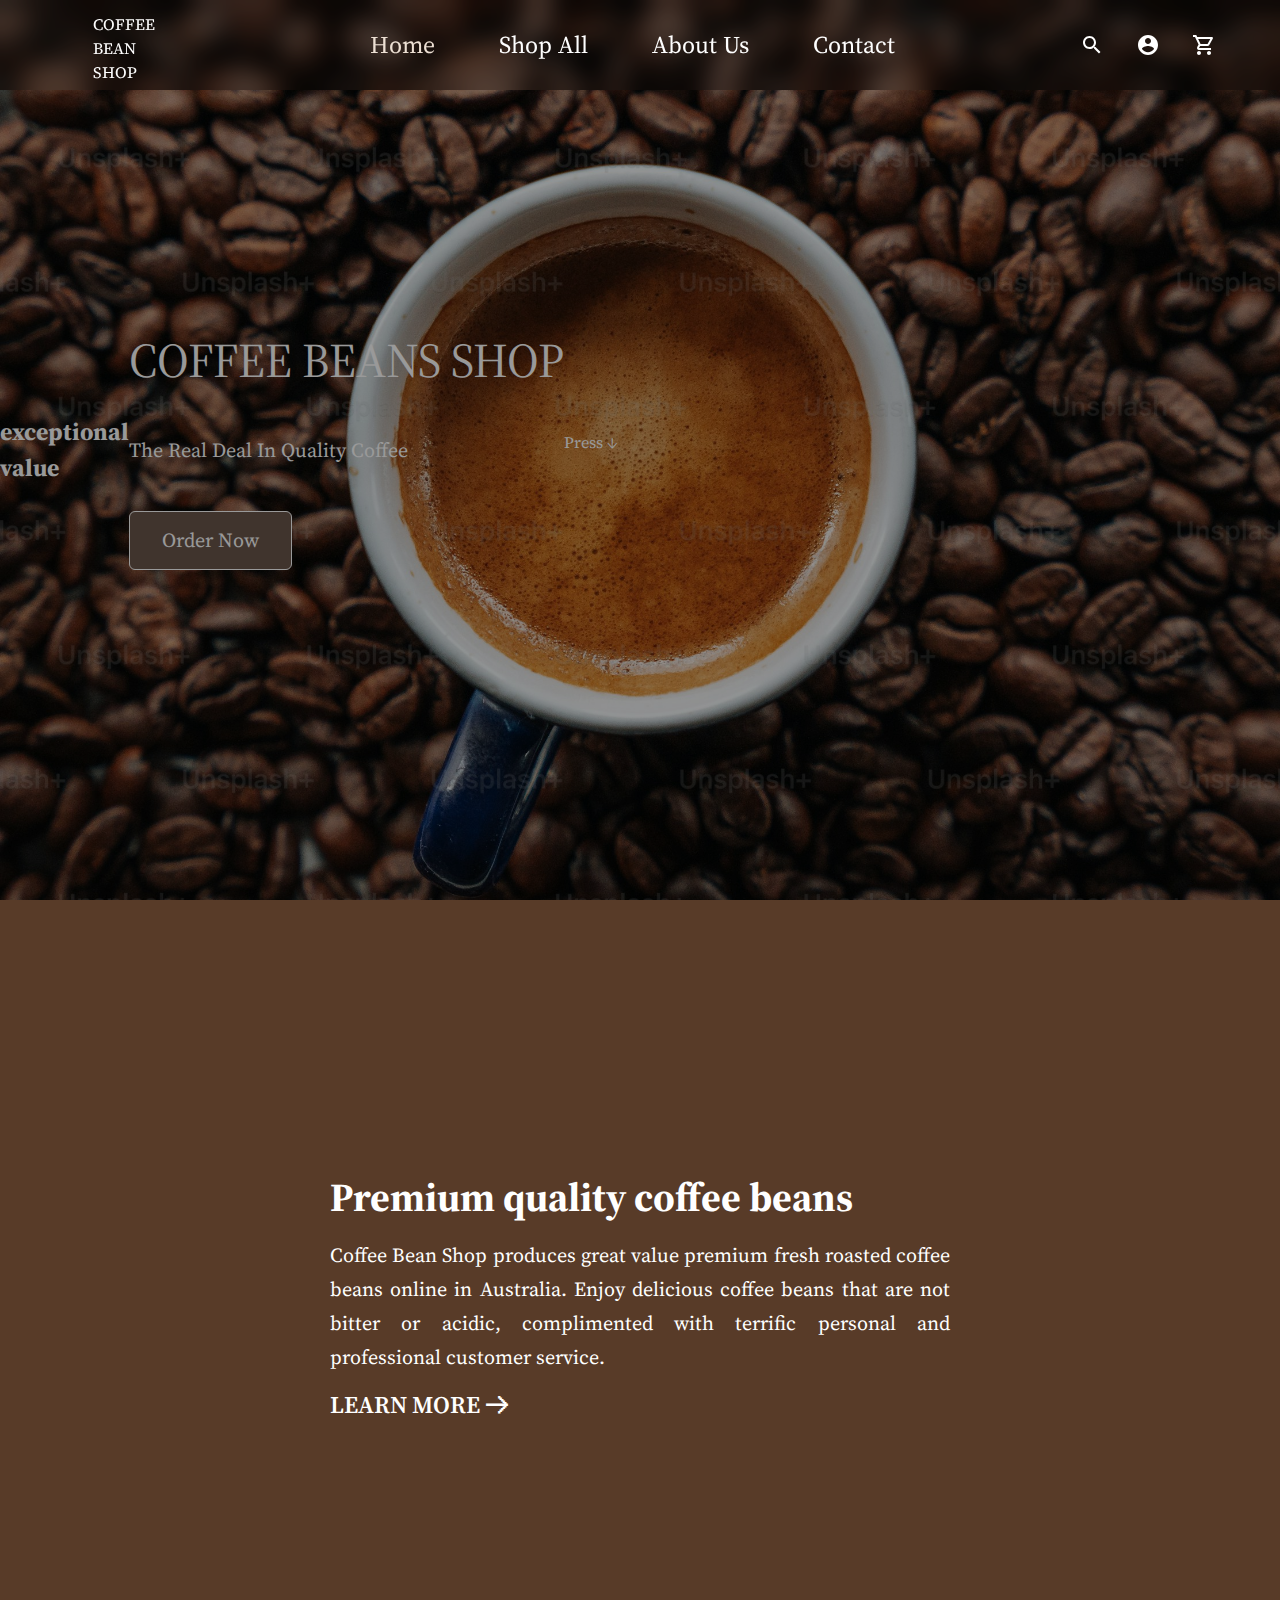
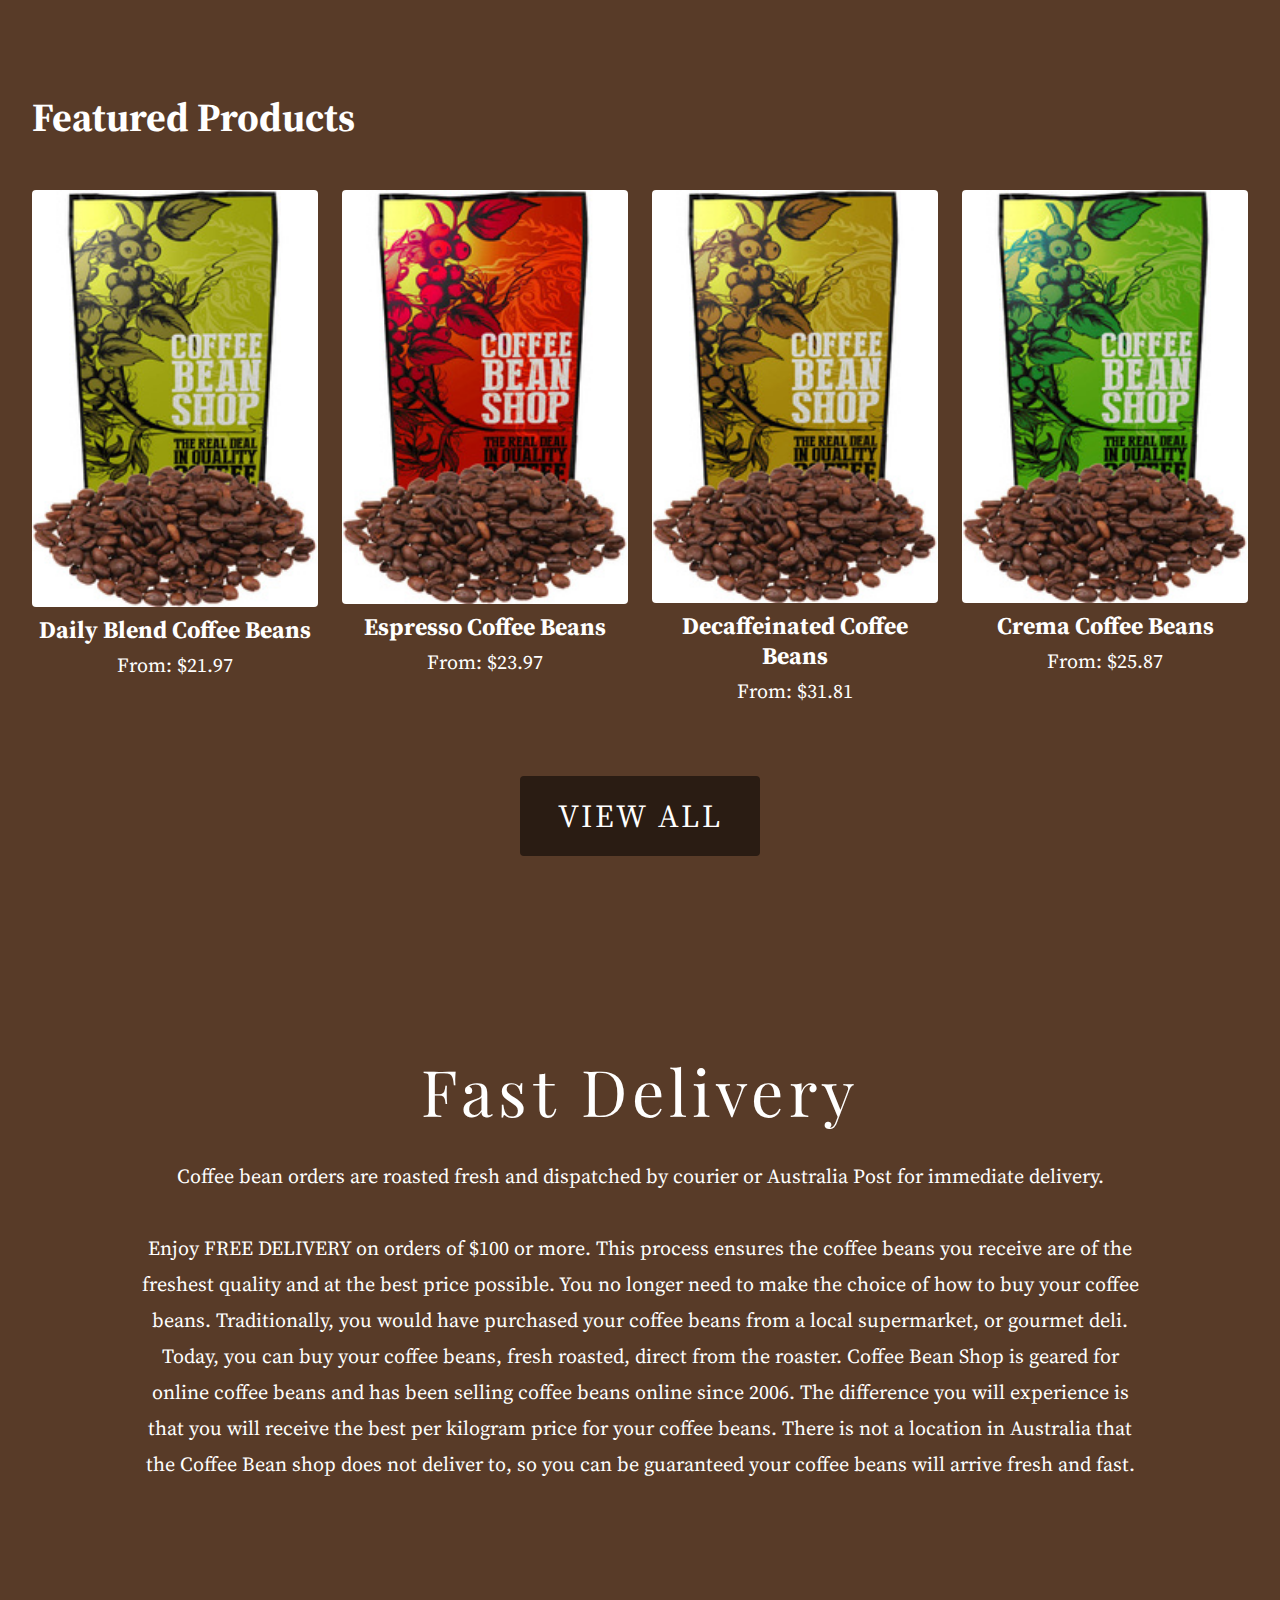
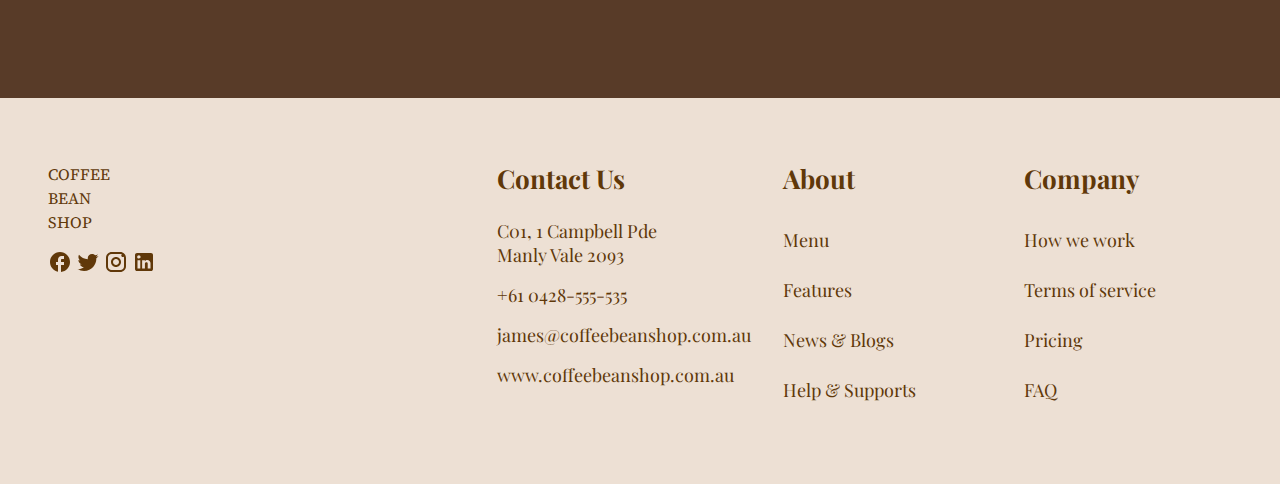
<file: index.html>
<!DOCTYPE html>
<html lang="en">

<head>
    <meta charset="UTF-8">
    <meta name="viewport" content="width=device-width, initial-scale=1.0">
    <link rel="stylesheet" href="styles.css">
    <link rel="preconnect" href="https://fonts.googleapis.com">
    <link rel="preconnect" href="https://fonts.gstatic.com" crossorigin>
    <link
        href="https://fonts.googleapis.com/css2?family=Kanit:wght@300&family=Peddana&family=Playfair+Display:wght@400;700&family=Source+Serif+Pro:wght@400;600;700&display=swap"
        rel="stylesheet">
    <title>Coffee Bean Shop</title>
</head>

<body>
    <header>
        <div class="header-container">
            <div class="logo">
                <div class="logo-text">
                    <div class="logo-coffee">COFFEE</div>
                    <div class="logo-bean">BEAN</div>
                    <div class="logo-shop">SHOP</div>
                </div>
            </div>
            <nav>
                <ul class="nav-menu">
                    <li><a href="index.html" class="active">Home</a></li>
                    <li><a href="shop.html">Shop All</a></li>
                    <li><a href="#">About Us</a></li>
                    <li><a href="#">Contact</a></li>
                </ul>
            </nav>
            <div class="nav-icons">
                <a href="#" class="nav-icon"><svg width="24" height="24" viewBox="0 0 24 24" fill="none"
                        xmlns="http://www.w3.org/2000/svg">
                        <path
                            d="M15.5 14H14.71L14.43 13.73C15.41 12.59 16 11.11 16 9.5C16 5.91 13.09 3 9.5 3C5.91 3 3 5.91 3 9.5C3 13.09 5.91 16 9.5 16C11.11 16 12.59 15.41 13.73 14.43L14 14.71V15.5L19 20.49L20.49 19L15.5 14ZM9.5 14C7.01 14 5 11.99 5 9.5C5 7.01 7.01 5 9.5 5C11.99 5 14 7.01 14 9.5C14 11.99 11.99 14 9.5 14Z"
                            fill="white" />
                    </svg></a>
                <a href="#" class="nav-icon"><svg width="24" height="24" viewBox="0 0 24 24" fill="none"
                        xmlns="http://www.w3.org/2000/svg">
                        <path
                            d="M12 2C6.48 2 2 6.48 2 12C2 17.52 6.48 22 12 22C17.52 22 22 17.52 22 12C22 6.48 17.52 2 12 2ZM12 5C13.66 5 15 6.34 15 8C15 9.66 13.66 11 12 11C10.34 11 9 9.66 9 8C9 6.34 10.34 5 12 5ZM12 19.2C9.5 19.2 7.29 17.92 6 15.98C6.03 13.99 10 12.9 12 12.9C13.99 12.9 17.97 13.99 18 15.98C16.71 17.92 14.5 19.2 12 19.2Z"
                            fill="white" />
                    </svg></a>
                <a href="#" class="nav-icon"><svg width="24" height="24" viewBox="0 0 24 24" fill="none"
                        xmlns="http://www.w3.org/2000/svg">
                        <path
                            d="M15.55 13C16.3 13 16.96 12.59 17.3 11.97L20.88 5.48C21.25 4.82 20.77 4 20.01 4H5.21L4.27 2H1V4H3L6.6 11.59L5.25 14.03C4.52 15.37 5.48 17 7 17H19V15H7L8.1 13H15.55ZM6.16 6H18.31L15.55 11H8.53L6.16 6ZM7 18C5.9 18 5.01 18.9 5.01 20C5.01 21.1 5.9 22 7 22C8.1 22 9 21.1 9 20C9 18.9 8.1 18 7 18ZM17 18C15.9 18 15.01 18.9 15.01 20C15.01 21.1 15.9 22 17 22C18.1 22 19 21.1 19 20C19 18.9 18.1 18 17 18Z"
                            fill="white" />
                    </svg></a>
            </div>
        </div>
    </header>

    <main>
        <!-- Hero Section -->
        <section class="hero-section">
            <img src="public/images/hero.jpg" alt="Coffee beans background" class="hero-image">
            <div class="hero-overlay"></div>
            <h2 class="exceptional-value">exceptional<br>value</h2>
            <div class="hero-content">
                <h1 class="hero-heading">Coffee Beans Shop</h1>
                <p class="hero-subheading">The real deal in quality coffee</p>
                <a href="shop.html" class="btn btn-primary">Order Now</a>
            </div>
            <p class="scroll-indicator">Press ↓</p>
        </section>

        <!-- Info Section -->
        <section class="info-section">
            <div class="info-content">
                <h2 class="info-title">Premium quality coffee beans</h2>
                <p class="info-text">Coffee Bean Shop produces great value premium fresh roasted coffee beans online in
                    Australia. Enjoy delicious coffee beans that are not bitter or acidic, complimented with terrific
                    personal and professional customer service.</p>
                <a href="#" class="info-link">Learn More 🡢</a>
            </div>
        </section>

        <!-- Featured Products Section -->
        <section class="featured-section">
            <div class="container">
                <h2 class="section-title">Featured Products</h2>
                <div class="products-grid">
                    <div class="product-card">
                        <a href="product.html" class="product-link">
                            <img src="public/images/daily-blend.jpg" alt="Daily Blend coffee beans"
                                class="product-image">
                            <h3 class="product-title">Daily Blend coffee beans</h3>
                            <p class="product-price">From: $21.97</p>
                        </a>
                    </div>
                    <div class="product-card">
                        <a href="product.html" class="product-link">
                            <img src="public/images/espresso.jpg" alt="Espresso coffee beans" class="product-image">
                            <h3 class="product-title">Espresso coffee beans</h3>
                            <p class="product-price">From: $23.97</p>
                        </a>
                    </div>
                    <div class="product-card">
                        <a href="product.html" class="product-link">
                            <img src="public/images/decaf.jpg" alt="Decaffeinated coffee beans" class="product-image">
                            <h3 class="product-title">Decaffeinated coffee beans</h3>
                            <p class="product-price">From: $31.81</p>
                        </a>
                    </div>
                    <div class="product-card">
                        <a href="product.html" class="product-link">
                            <img src="public/images/crema.jpg" alt="Crema coffee beans" class="product-image">
                            <h3 class="product-title">Crema coffee beans</h3>
                            <p class="product-price">From: $25.87</p>
                        </a>
                    </div>
                </div>
                <a href="shop.html" class="view-all-btn">View All</a>
            </div>
        </section>

        <!-- Delivery Info Section -->
        <section class="delivery-section">
            <div class="container">
                <h2 class="delivery-title">Fast delivery</h2>
                <p class="delivery-text">
                    Coffee bean orders are roasted fresh and dispatched by courier or Australia Post for immediate
                    delivery.
                    <br><br>
                    Enjoy FREE DELIVERY on orders of $100 or more. This process ensures the coffee beans you receive are
                    of the freshest quality and at the best price possible.
                    You no longer need to make the choice of how to buy your coffee beans. Traditionally, you would have
                    purchased your coffee beans from a local supermarket, or gourmet deli. Today, you can buy your
                    coffee beans, fresh roasted, direct from the roaster. Coffee Bean Shop is geared for online coffee
                    beans and has been selling coffee beans online since 2006. The difference you will experience is
                    that you will receive the best per kilogram price for your coffee beans. There is not a location in
                    Australia that the Coffee Bean shop does not deliver to, so you can be guaranteed your coffee beans
                    will arrive fresh and fast.
                </p>
            </div>
        </section>
    </main>

    <footer>
        <div class="footer-container">
            <div class="footer-logo">
                <div class="footer-logo-box">
                    <div class="footer-logo-text">
                        <div class="logo-coffee">COFFEE</div>
                        <div class="logo-bean">BEAN</div>
                        <div class="logo-shop">SHOP</div>
                    </div>
                </div>
                <div class="footer-social">
                    <a href="#" class="social-icon"><svg width="24" height="24" viewBox="0 0 24 24" fill="none"
                            xmlns="http://www.w3.org/2000/svg">
                            <path
                                d="M22 12C22 6.48 17.52 2 12 2C6.48 2 2 6.48 2 12C2 16.84 5.44 20.87 10 21.8V15H8V12H10V9.5C10 7.57 11.57 6 13.5 6H16V9H14C13.45 9 13 9.45 13 10V12H16V15H13V21.95C18.05 21.45 22 17.19 22 12Z"
                                fill="#603809" />
                        </svg></a>
                    <a href="#" class="social-icon"><svg width="24" height="24" viewBox="0 0 24 24" fill="none"
                            xmlns="http://www.w3.org/2000/svg">
                            <path
                                d="M22.46 6C21.69 6.35 20.86 6.58 20 6.69C20.88 6.16 21.56 5.32 21.88 4.31C21.05 4.81 20.13 5.16 19.16 5.36C18.37 4.5 17.26 4 16 4C13.65 4 11.73 5.92 11.73 8.29C11.73 8.63 11.77 8.96 11.84 9.27C8.28 9.09 5.11 7.38 3 4.79C2.63 5.42 2.42 6.16 2.42 6.94C2.42 8.43 3.17 9.75 4.33 10.5C3.62 10.5 2.96 10.3 2.38 10V10.03C2.38 12.11 3.86 13.85 5.82 14.24C5.46 14.34 5.08 14.39 4.69 14.39C4.42 14.39 4.15 14.36 3.89 14.31C4.43 16 6 17.26 7.89 17.29C6.43 18.45 4.58 19.13 2.56 19.13C2.22 19.13 1.88 19.11 1.54 19.07C3.44 20.29 5.7 21 8.12 21C16 21 20.33 14.46 20.33 8.79C20.33 8.6 20.33 8.42 20.32 8.23C21.16 7.63 21.88 6.87 22.46 6Z"
                                fill="#603809" />
                        </svg></a>
                    <a href="#" class="social-icon"><svg width="24" height="24" viewBox="0 0 24 24" fill="none"
                            xmlns="http://www.w3.org/2000/svg">
                            <path
                                d="M7.8 2H16.2C19.4 2 22 4.6 22 7.8V16.2C22 19.4 19.4 22 16.2 22H7.8C4.6 22 2 19.4 2 16.2V7.8C2 4.6 4.6 2 7.8 2ZM7.6 4C5.61 4 4 5.61 4 7.6V16.4C4 18.39 5.61 20 7.6 20H16.4C18.39 20 20 18.39 20 16.4V7.6C20 5.61 18.39 4 16.4 4H7.6ZM17.25 5.5C17.25 4.67 17.92 4 18.75 4C19.58 4 20.25 4.67 20.25 5.5C20.25 6.33 19.58 7 18.75 7C17.92 7 17.25 6.33 17.25 5.5ZM12 7C14.76 7 17 9.24 17 12C17 14.76 14.76 17 12 17C9.24 17 7 14.76 7 12C7 9.24 9.24 7 12 7ZM12 9C10.35 9 9 10.35 9 12C9 13.65 10.35 15 12 15C13.65 15 15 13.65 15 12C15 10.35 13.65 9 12 9Z"
                                fill="#603809" />
                        </svg></a>
                    <a href="#" class="social-icon"><svg width="24" height="24" viewBox="0 0 24 24" fill="none"
                            xmlns="http://www.w3.org/2000/svg">
                            <path
                                d="M19 3C19.5304 3 20.0391 3.21071 20.4142 3.58579C20.7893 3.96086 21 4.46957 21 5V19C21 19.5304 20.7893 20.0391 20.4142 20.4142C20.0391 20.7893 19.5304 21 19 21H5C4.46957 21 3.96086 20.7893 3.58579 20.4142C3.21071 20.0391 3 19.5304 3 19V5C3 4.46957 3.21071 3.96086 3.58579 3.58579C3.96086 3.21071 4.46957 3 5 3H19ZM18.5 18.5V13.2C18.5 12.3354 18.1565 11.5062 17.5452 10.8948C16.9338 10.2835 16.1046 9.94 15.24 9.94C14.39 9.94 13.4 10.46 12.92 11.24V10.13H10.13V18.5H12.92V13.57C12.92 12.8 13.54 12.17 14.31 12.17C14.6813 12.17 15.0374 12.3175 15.2999 12.5801C15.5625 12.8426 15.71 13.1987 15.71 13.57V18.5H18.5ZM6.88 8.56C7.32556 8.56 7.75288 8.383 8.06794 8.06794C8.383 7.75288 8.56 7.32556 8.56 6.88C8.56 5.95 7.81 5.19 6.88 5.19C6.43178 5.19 6.00193 5.36805 5.68499 5.68499C5.36805 6.00193 5.19 6.43178 5.19 6.88C5.19 7.81 5.95 8.56 6.88 8.56ZM8.27 18.5V10.13H5.5V18.5H8.27Z"
                                fill="#603809" />
                        </svg></a>
                </div>
            </div>
            <div class="footer-contact">
                <h3 class="footer-heading">Contact Us</h3>
                <div class="footer-contact-info">
                    <p>C01, 1 Campbell Pde<br>Manly Vale 2093</p>
                    <p>+61 0428-555-535</p>
                    <p>james@coffeebeanshop.com.au</p>
                    <p>www.coffeebeanshop.com.au</p>
                </div>
            </div>
            <div class="footer-about">
                <h3 class="footer-heading">About</h3>
                <ul class="footer-links">
                    <li><a href="#">Menu</a></li>
                    <li><a href="#">Features</a></li>
                    <li><a href="#">News & Blogs</a></li>
                    <li><a href="#">Help & Supports</a></li>
                </ul>
            </div>
            <div class="footer-company">
                <h3 class="footer-heading">Company</h3>
                <ul class="footer-links">
                    <li><a href="#">How we work</a></li>
                    <li><a href="#">Terms of service</a></li>
                    <li><a href="#">Pricing</a></li>
                    <li><a href="#">FAQ</a></li>
                </ul>
            </div>
        </div>
    </footer>
    <script src="app.js"></script>
</body>

</html>
</file>
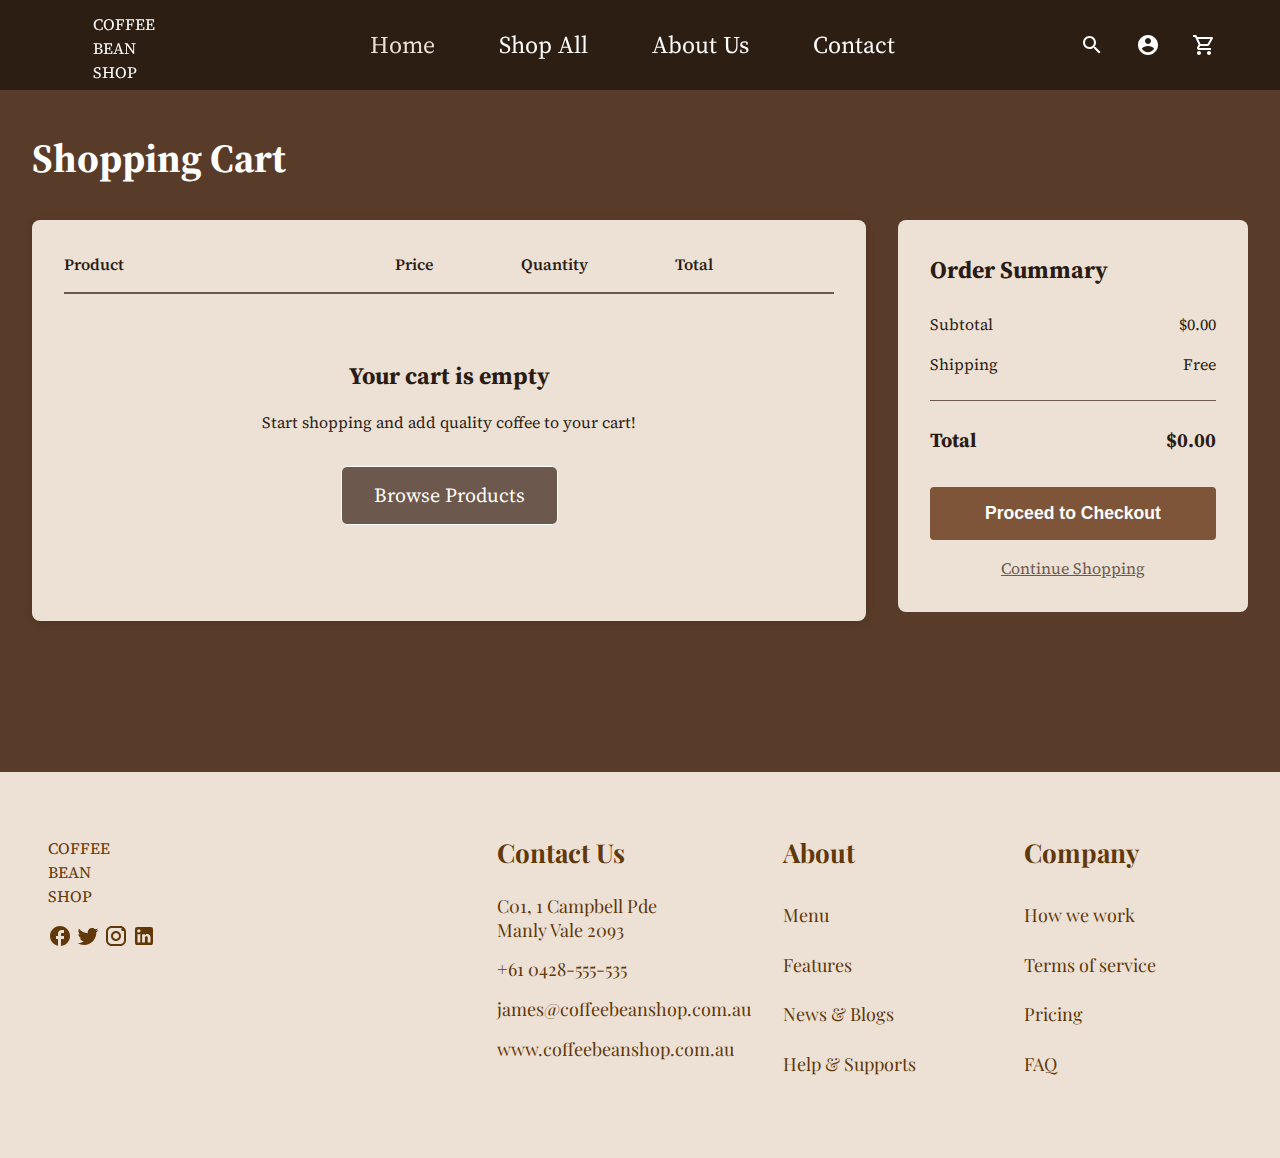
<file: cart.html>
<!DOCTYPE html>
<html lang="en">

<head>
    <meta charset="UTF-8">
    <meta name="viewport" content="width=device-width, initial-scale=1.0">
    <link rel="stylesheet" href="styles.css">
    <link rel="preconnect" href="https://fonts.googleapis.com">
    <link rel="preconnect" href="https://fonts.gstatic.com" crossorigin>
    <link
        href="https://fonts.googleapis.com/css2?family=Kanit:wght@300&family=Peddana&family=Playfair+Display:wght@400;700&family=Source+Serif+Pro:wght@400;600;700&display=swap"
        rel="stylesheet">
    <title>Shopping Cart - Coffee Bean Shop</title>
</head>

<body>
    <header>
        <div id="nav-placeholder"></div>
        <div id="search-component-placeholder"></div>
    </header>

    <main>
        <div class="cart-container">
            <h1 class="cart-title">Shopping Cart</h1>

            <div class="cart-content">
                <div class="cart-items-section">
                    <div class="cart-header">
                        <div class="cart-header-item">Product</div>
                        <div class="cart-header-price">Price</div>
                        <div class="cart-header-quantity">Quantity</div>
                        <div class="cart-header-total">Total</div>
                        <div class="cart-header-remove"></div>
                    </div>

                    <div id="cart-items" class="cart-items">
                        <!-- Cart items will be dynamically inserted here -->
                    </div>

                    <div id="empty-cart" class="empty-cart" style="display: none;">
                        <h3>Your cart is empty</h3>
                        <p>Start shopping and add quality coffee to your cart!</p>
                        <a href="shop.html" class="btn btn-primary">Browse Products</a>
                    </div>
                </div>

                <div class="cart-summary">
                    <h2 class="summary-title">Order Summary</h2>

                    <div class="summary-item">
                        <span>Subtotal</span>
                        <span id="subtotal">$0.00</span>
                    </div>

                    <div class="summary-item">
                        <span>Shipping</span>
                        <span id="shipping">Free</span>
                    </div>

                    <div class="summary-divider"></div>

                    <div class="summary-total">
                        <span>Total</span>
                        <span id="total">$0.00</span>
                    </div>

                    <button class="checkout-btn" id="checkout-btn">Proceed to Checkout</button>

                    <a href="shop.html" class="continue-shopping">Continue Shopping</a>
                </div>
            </div>
        </div>
    </main>

    <div id="footer-placeholder"></div>
    <script src="app.js"></script>
</body>

</html>
</file>
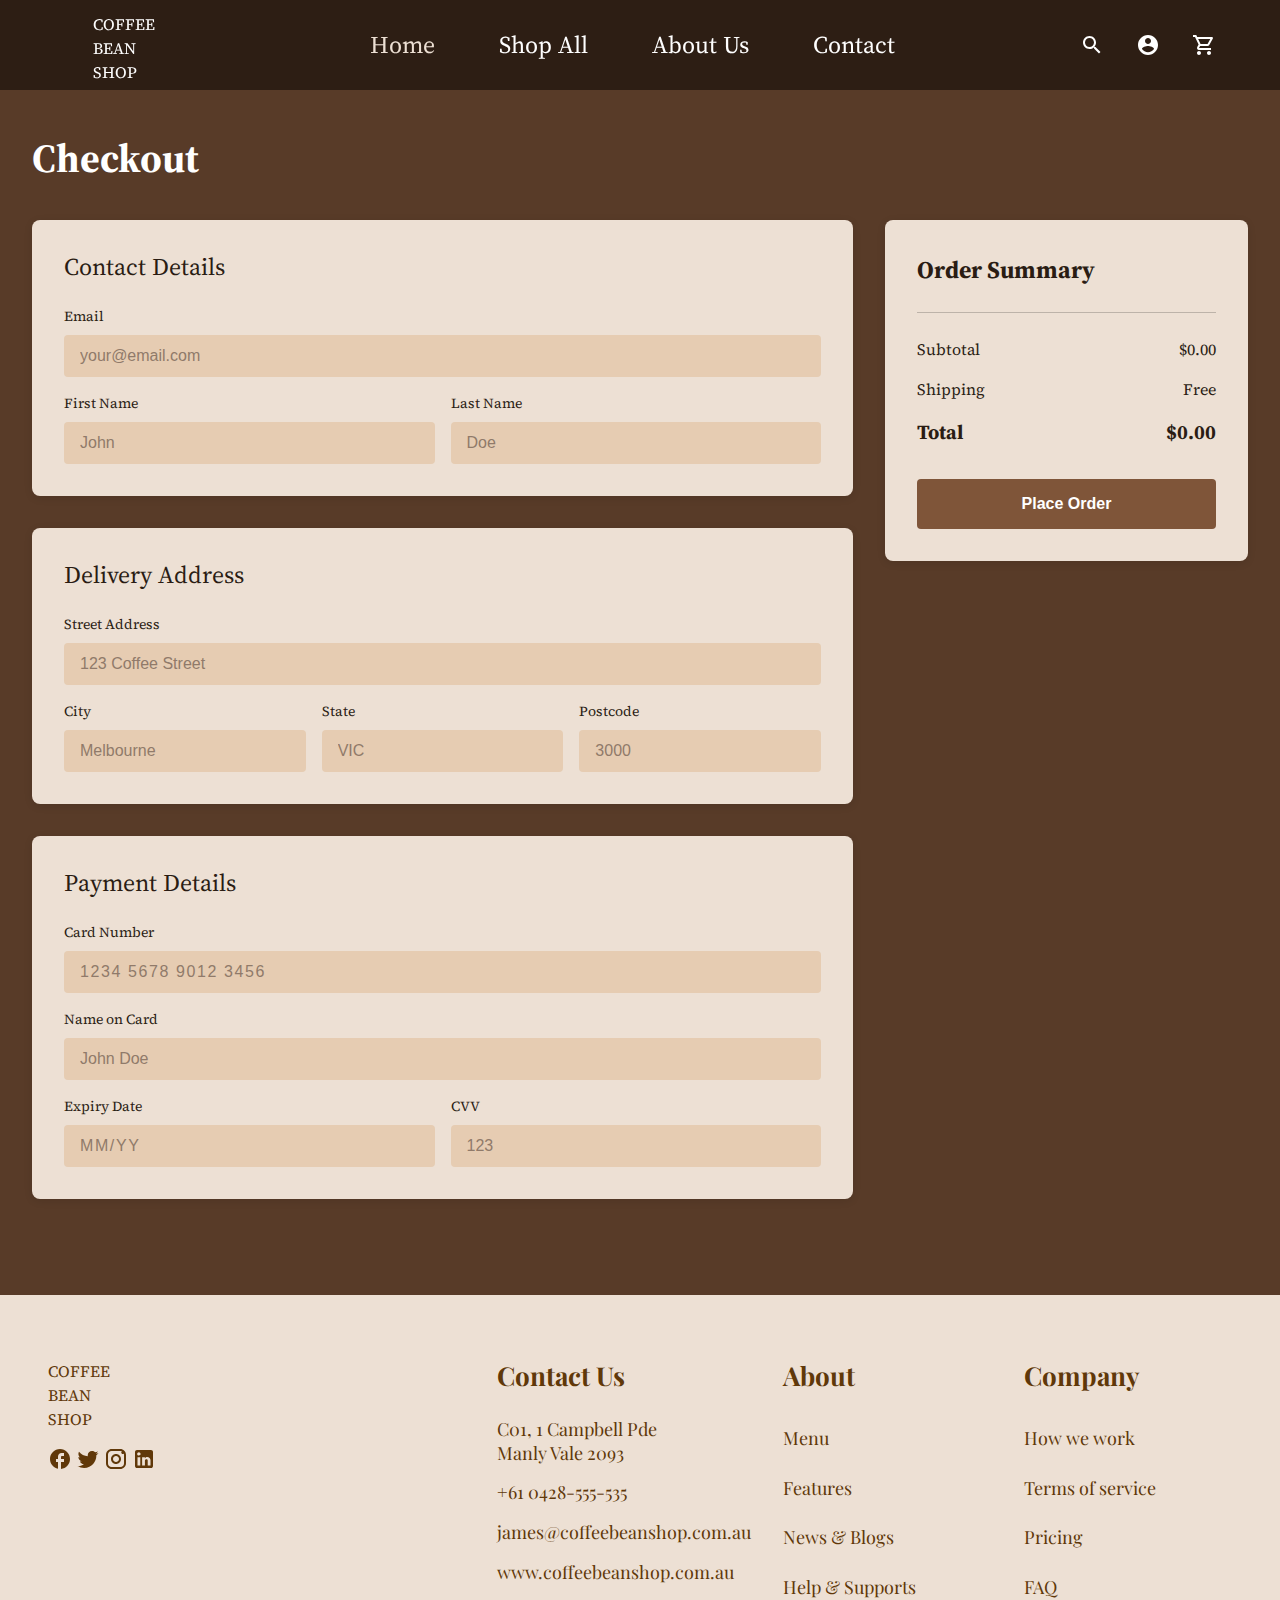
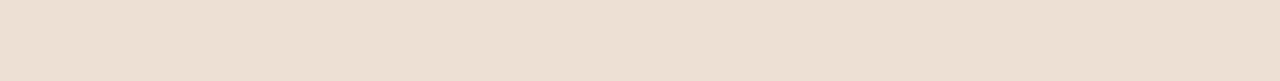
<file: checkout.html>
<!DOCTYPE html>
<html lang="en">

<head>
    <meta charset="UTF-8">
    <meta name="viewport" content="width=device-width, initial-scale=1.0">
    <link rel="stylesheet" href="styles.css">
    <link rel="preconnect" href="https://fonts.googleapis.com">
    <link rel="preconnect" href="https://fonts.gstatic.com" crossorigin>
    <link
        href="https://fonts.googleapis.com/css2?family=Kanit:wght@300&family=Peddana&family=Playfair+Display:wght@400;700&family=Source+Serif+Pro:wght@400;600;700&display=swap"
        rel="stylesheet">
    <title>Checkout - Coffee Bean Shop</title>
</head>

<body>
    <header>
        <div id="nav-placeholder"></div>
        <div id="search-component-placeholder"></div>
    </header>

    <main>
        <div class="checkout-container">
            <h1 class="checkout-title">Checkout</h1>

            <div class="checkout-content">
                <div class="checkout-forms">
                    <!-- Contact Details Section -->
                    <div class="checkout-section">
                        <h2 class="section-title">Contact Details</h2>
                        <form id="contact-form" class="checkout-form">
                            <div class="form-group">
                                <label for="email">Email</label>
                                <input type="email" id="email" name="email" placeholder="your@email.com" required>
                            </div>
                            <div class="form-row">
                                <div class="form-group">
                                    <label for="firstName">First Name</label>
                                    <input type="text" id="firstName" name="firstName" placeholder="John" required>
                                </div>
                                <div class="form-group">
                                    <label for="lastName">Last Name</label>
                                    <input type="text" id="lastName" name="lastName" placeholder="Doe" required>
                                </div>
                            </div>
                        </form>
                    </div>

                    <!-- Delivery Address Section -->
                    <div class="checkout-section">
                        <h2 class="section-title">Delivery Address</h2>
                        <form id="address-form" class="checkout-form">
                            <div class="form-group">
                                <label for="streetAddress">Street Address</label>
                                <input type="text" id="streetAddress" name="streetAddress"
                                    placeholder="123 Coffee Street" required>
                            </div>
                            <div class="form-row three-cols">
                                <div class="form-group">
                                    <label for="city">City</label>
                                    <input type="text" id="city" name="city" placeholder="Melbourne" required>
                                </div>
                                <div class="form-group">
                                    <label for="state">State</label>
                                    <input type="text" id="state" name="state" placeholder="VIC" required>
                                </div>
                                <div class="form-group">
                                    <label for="postcode">Postcode</label>
                                    <input type="text" id="postcode" name="postcode" placeholder="3000" required>
                                </div>
                            </div>
                        </form>
                    </div>

                    <!-- Payment Details Section -->
                    <div class="checkout-section">
                        <h2 class="section-title">Payment Details</h2>
                        <form id="payment-form" class="checkout-form">
                            <div class="form-group">
                                <label for="cardNumber">Card Number</label>
                                <input type="text" id="cardNumber" name="cardNumber" placeholder="1234 5678 9012 3456"
                                    maxlength="19" required>
                            </div>
                            <div class="form-group">
                                <label for="nameOnCard">Name on Card</label>
                                <input type="text" id="nameOnCard" name="nameOnCard" placeholder="John Doe" required>
                            </div>
                            <div class="form-row">
                                <div class="form-group">
                                    <label for="expiryDate">Expiry Date</label>
                                    <input type="text" id="expiryDate" name="expiryDate" placeholder="MM/YY"
                                        maxlength="5" required>
                                </div>
                                <div class="form-group">
                                    <label for="cvv">CVV</label>
                                    <input type="text" id="cvv" name="cvv" placeholder="123" maxlength="3" required>
                                </div>
                            </div>
                        </form>
                    </div>
                </div>

                <!-- Order Summary Section -->
                <div class="order-summary">
                    <h2 class="summary-title">Order Summary</h2>

                    <div id="checkout-items" class="checkout-items">
                        <!-- Order items will be dynamically inserted here -->
                    </div>

                    <div class="checkout-summary-totals">
                        <div class="summary-item">
                            <span>Subtotal</span>
                            <span id="checkout-subtotal">$0.00</span>
                        </div>
                        <div class="summary-item">
                            <span>Shipping</span>
                            <span id="checkout-shipping">Free</span>
                        </div>
                        <div class="summary-total">
                            <span>Total</span>
                            <span id="checkout-total">$0.00</span>
                        </div>
                    </div>

                    <button class="place-order-btn" id="place-order-btn">Place Order</button>
                </div>
            </div>
        </div>
    </main>

    <div id="footer-placeholder"></div>
    <script src="app.js"></script>
</body>

</html>
</file>
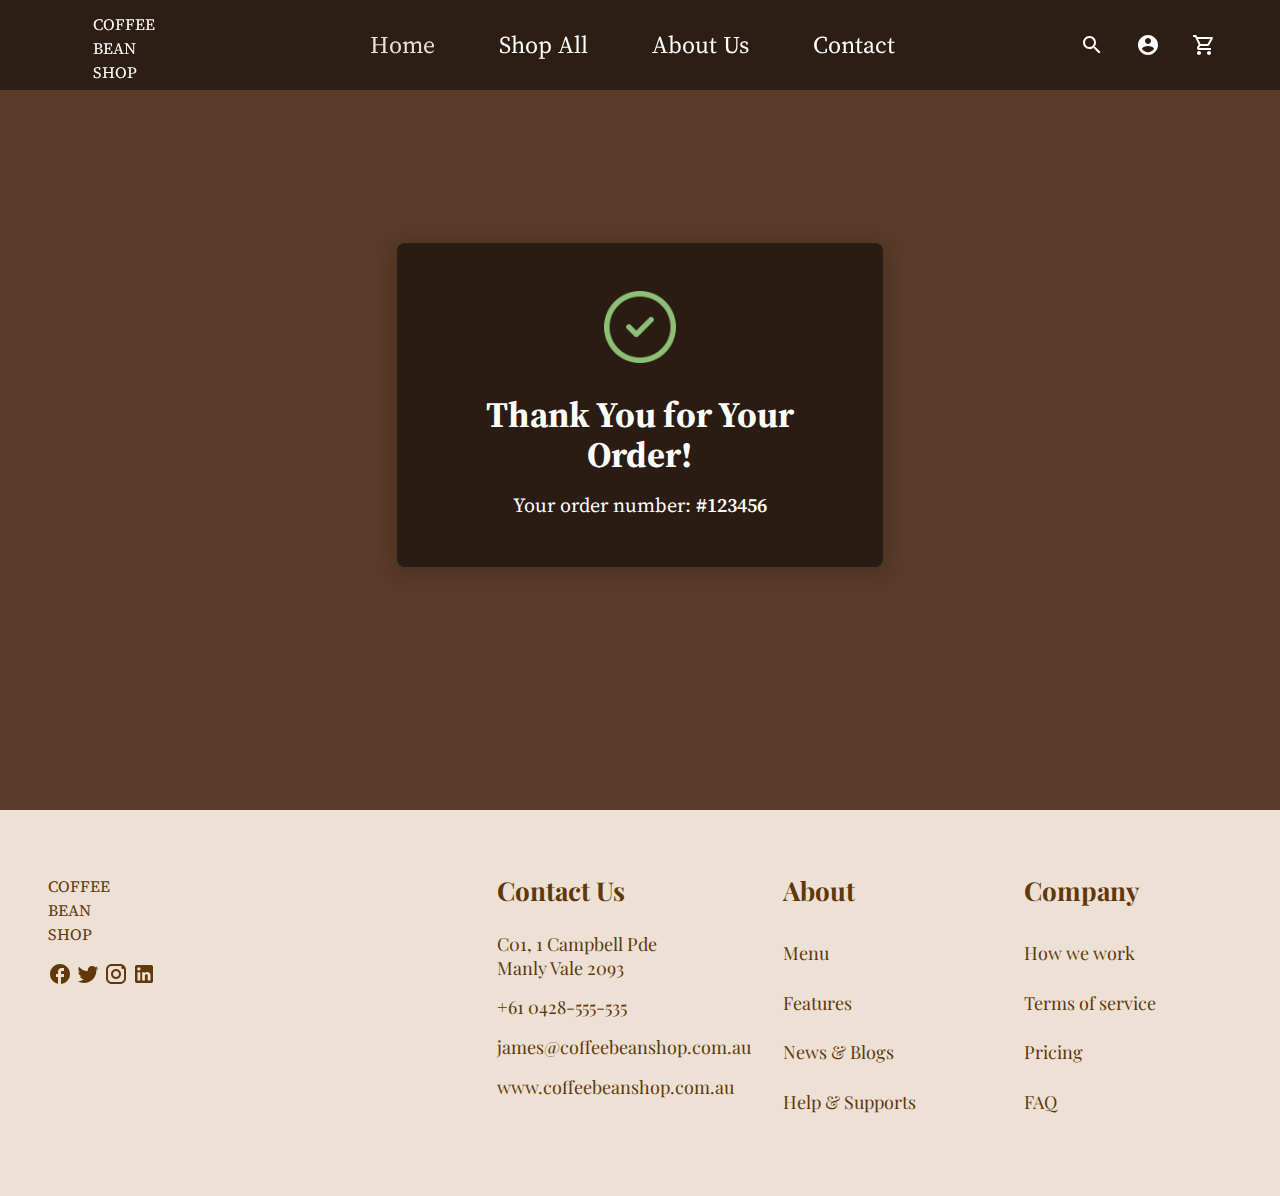
<file: confirmation.html>
<!DOCTYPE html>
<html lang="en">

<head>
    <meta charset="UTF-8">
    <meta name="viewport" content="width=device-width, initial-scale=1.0">
    <link rel="stylesheet" href="styles.css">
    <link rel="preconnect" href="https://fonts.googleapis.com">
    <link rel="preconnect" href="https://fonts.gstatic.com" crossorigin>
    <link
        href="https://fonts.googleapis.com/css2?family=Kanit:wght@300&family=Peddana&family=Playfair+Display:wght@400;700&family=Source+Serif+Pro:wght@400;600;700&display=swap"
        rel="stylesheet">
    <title>Order Confirmation - Coffee Bean Shop</title>
</head>

<body class="confirmation-page">
    <header>
        <div id="nav-placeholder"></div>
        <div id="search-component-placeholder"></div>
    </header>

    <main>
        <div class="confirmation-container">
            <div class="confirmation-card">
                <div class="success-icon">
                    <img src="public/images/confirm.png" alt="Order Confirmed" width="72" height="72">
                </div>
                <h1 class="confirmation-title">Thank You for Your Order!</h1>
                <p class="order-number">Your order number: <span id="order-number">#123456</span></p>
            </div>
        </div>
    </main>

    <div id="footer-placeholder"></div>
    <script src="app.js"></script>
</body>

</html>
</file>
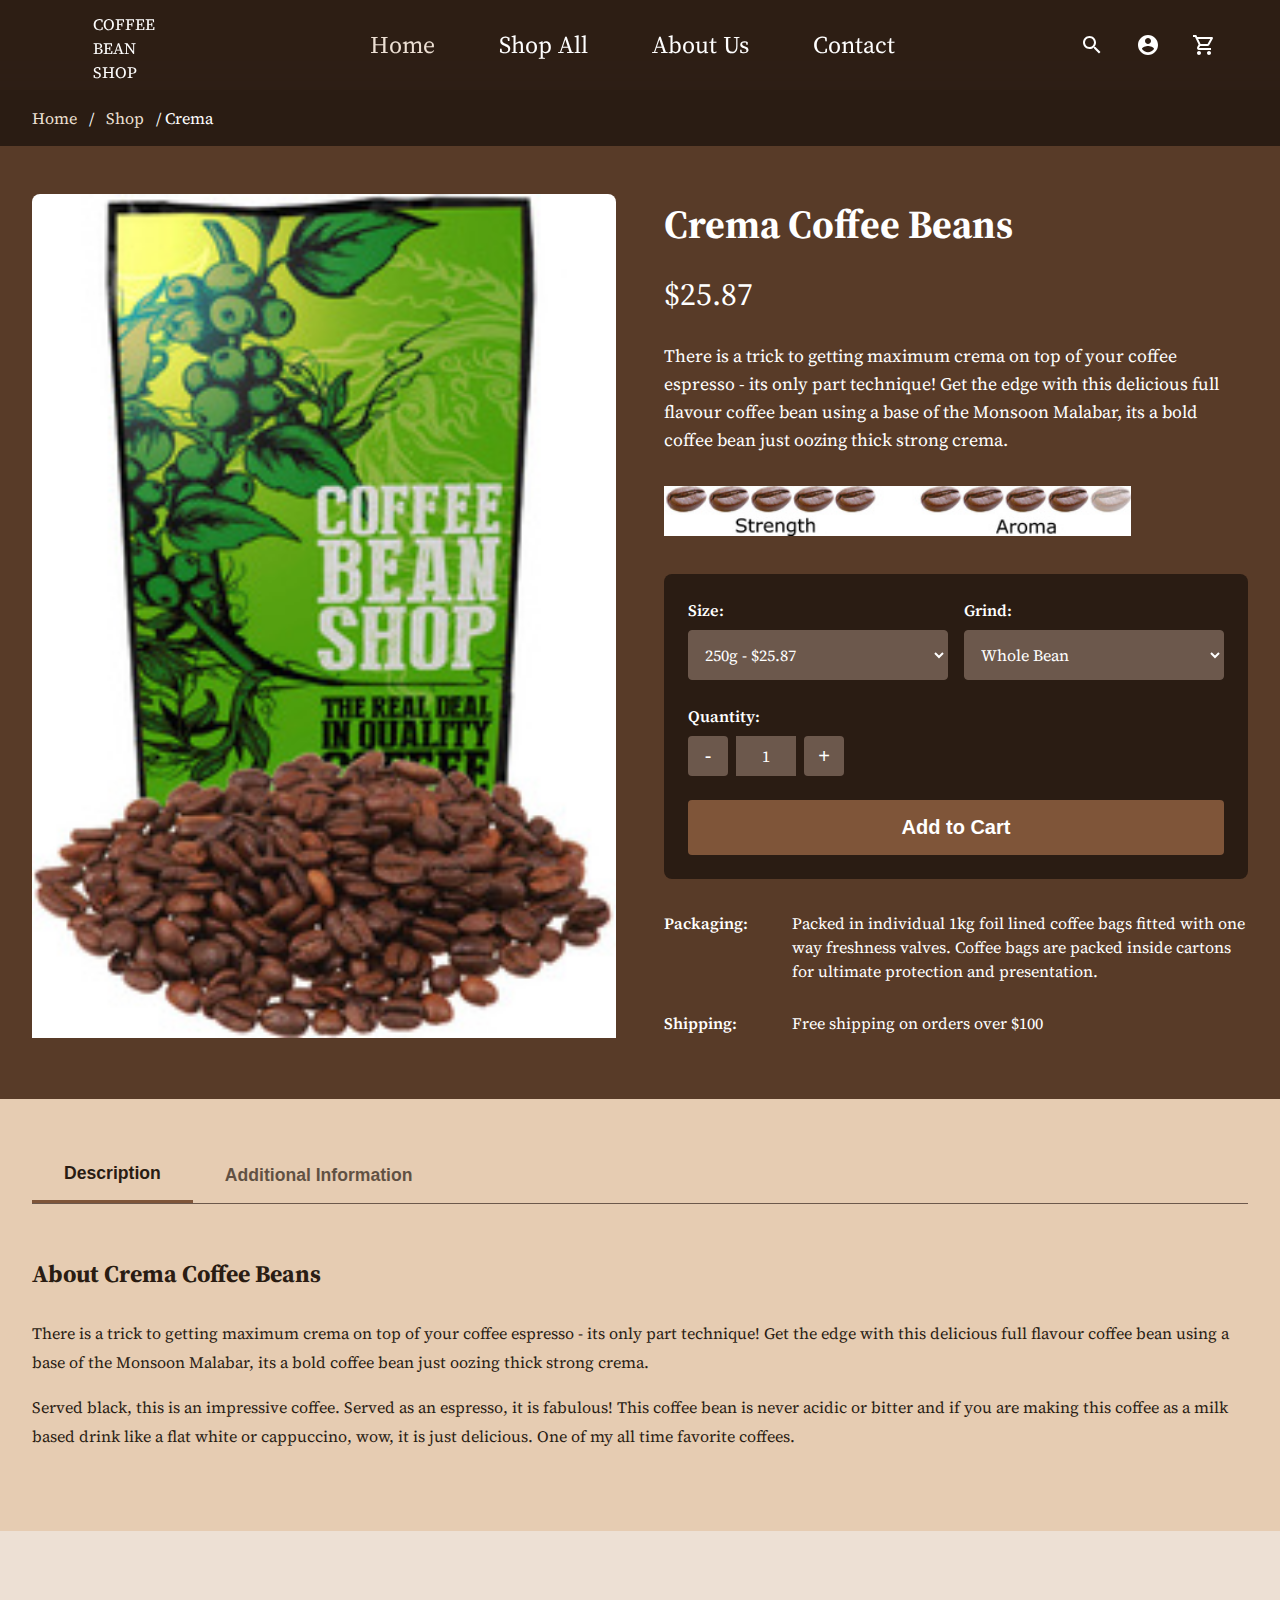
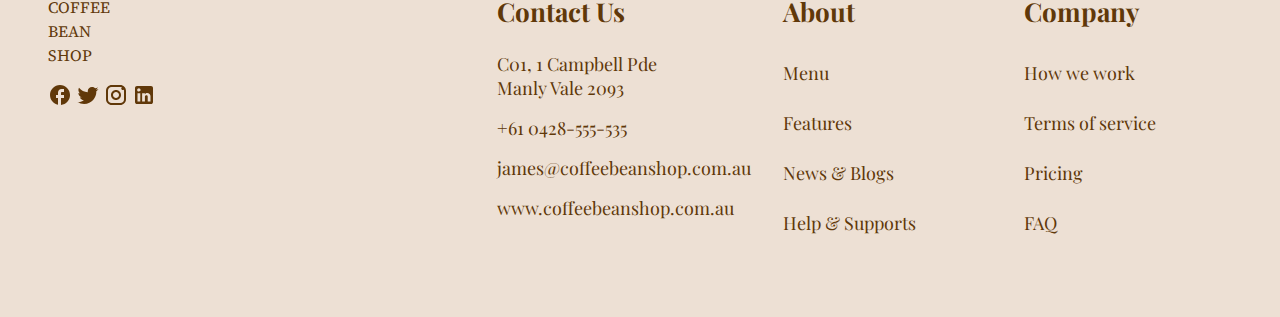
<file: crema.html>
<!DOCTYPE html>
<html lang="en">

<head>
    <meta charset="UTF-8">
    <meta name="viewport" content="width=device-width, initial-scale=1.0">
    <link rel="stylesheet" href="styles.css">
    <link rel="preconnect" href="https://fonts.googleapis.com">
    <link rel="preconnect" href="https://fonts.gstatic.com" crossorigin>
    <link
        href="https://fonts.googleapis.com/css2?family=Kanit:wght@300&family=Peddana&family=Playfair+Display:wght@400;700&family=Source+Serif+Pro:wght@400;600;700&display=swap"
        rel="stylesheet">
    <title>Crema - Coffee Bean Shop</title>
</head>

<body class="product-page">
    <header>
        <div id="nav-placeholder"></div>
        <div id="search-component-placeholder"></div>
    </header>

    <main>
        <div class="breadcrumb-container">
            <div class="breadcrumb">
                <a href="index.html">Home</a> / <a href="shop.html">Shop</a> / <span>Crema</span>
            </div>
        </div>

        <section class="product-detail-section">
            <div class="product-detail-container">
                <div class="product-detail-image">
                    <img src="public/images/crema.jpg" alt="Crema coffee beans">
                </div>
                <div class="product-detail-info">
                    <h1 class="product-detail-title">Crema Coffee Beans</h1>

                    <div class="product-detail-price">$25.87</div>

                    <div class="product-detail-description">
                        <p>There is a trick to getting maximum crema on top of your coffee espresso - its only part
                            technique! Get the edge with this delicious full flavour coffee bean using a base of the
                            Monsoon Malabar, its a bold coffee bean just oozing thick strong crema. </p>
                    </div>

                    <div class="product-detail-scale">
                        <img src="public/images/crema_scale.jpg" alt="scale" class="scale-image">
                    </div>

                    <div class="product-detail-form">
                        <div class="product-options">
                            <div class="option-group">
                                <label for="size">Size:</label>
                                <select id="size" class="option-select">
                                    <option value="250g">250g - $25.87</option>
                                    <option value="500g">500g - $47.87</option>
                                    <option value="1kg">1kg - $90.87</option>
                                </select>
                            </div>

                            <div class="option-group">
                                <label for="grind">Grind:</label>
                                <select id="grind" class="option-select">
                                    <option value="whole-bean">Whole Bean</option>
                                    <option value="fine">Fine</option>
                                    <option value="medium">Medium</option>
                                    <option value="coarse">Coarse</option>
                                </select>
                            </div>
                        </div>

                        <div class="quantity-selector">
                            <label for="quantity">Quantity:</label>
                            <div class="quantity-controls">
                                <button class="quantity-btn decrease">-</button>
                                <input type="number" id="quantity" value="1" min="1" max="10">
                                <button class="quantity-btn increase">+</button>
                            </div>
                        </div>

                        <button class="add-to-cart-btn">Add to Cart</button>
                    </div>

                    <div class="product-detail-meta">
                        <div class="meta-item">
                            <span class="meta-label">Packaging:</span>
                            <span class="meta-value">Packed in individual 1kg foil lined coffee bags fitted with one way
                                freshness valves. Coffee bags are packed inside cartons for ultimate protection and
                                presentation.</span>
                        </div>
                        <div class="meta-item">
                            <span class="meta-label">Shipping:</span>
                            <span class="meta-value">Free shipping on orders over $100</span>
                        </div>
                    </div>
                </div>
            </div>
        </section>

        <section class="product-tabs-section">
            <div class="product-tabs-container">
                <div class="product-tabs">
                    <button class="tab-btn active" data-tab="description">Description</button>
                    <button class="tab-btn" data-tab="details">Additional Information</button>
                </div>

                <div class="tab-content active" id="description">
                    <h3>About Crema Coffee Beans</h3>
                    <p>There is a trick to getting maximum crema on top of your coffee espresso - its only part
                        technique! Get the edge with this delicious full flavour coffee bean using a base of the
                        Monsoon Malabar, its a bold coffee bean just oozing thick strong crema. </p>
                    <p>Served black, this is an impressive coffee. Served as an espresso, it is fabulous! This coffee
                        bean is never acidic or bitter and if you are making this coffee as a milk based drink like a
                        flat white or cappuccino, wow, it is just delicious. One of my all time favorite coffees. </p>
                </div>

                <div class="tab-content" id="details">
                    <h3>Product Specifications</h3>
                    <table class="specifications-table">
                        <tr>
                            <th>Weight</th>
                            <td>250g, 500g, or 1kg options</td>
                        </tr>
                        <tr>
                            <th>Roast Level</th>
                            <td>Medium</td>
                        </tr>
                        <tr>
                            <th>Origin</th>
                            <td>Guatemala</td>
                        </tr>
                        <tr>
                            <th>Tasting Notes</th>
                            <td>Bold, Smooth, Creamy</td>
                        </tr>
                        <tr>
                            <th>Recommended Use</th>
                            <td>Espresso, Black, Flat White, Cappuccino</td>
                        </tr>
                    </table>
                </div>
            </div>
        </section>
    </main>

    <div id="footer-placeholder"></div>
    <script src="app.js"></script>
</body>

</html>
</file>
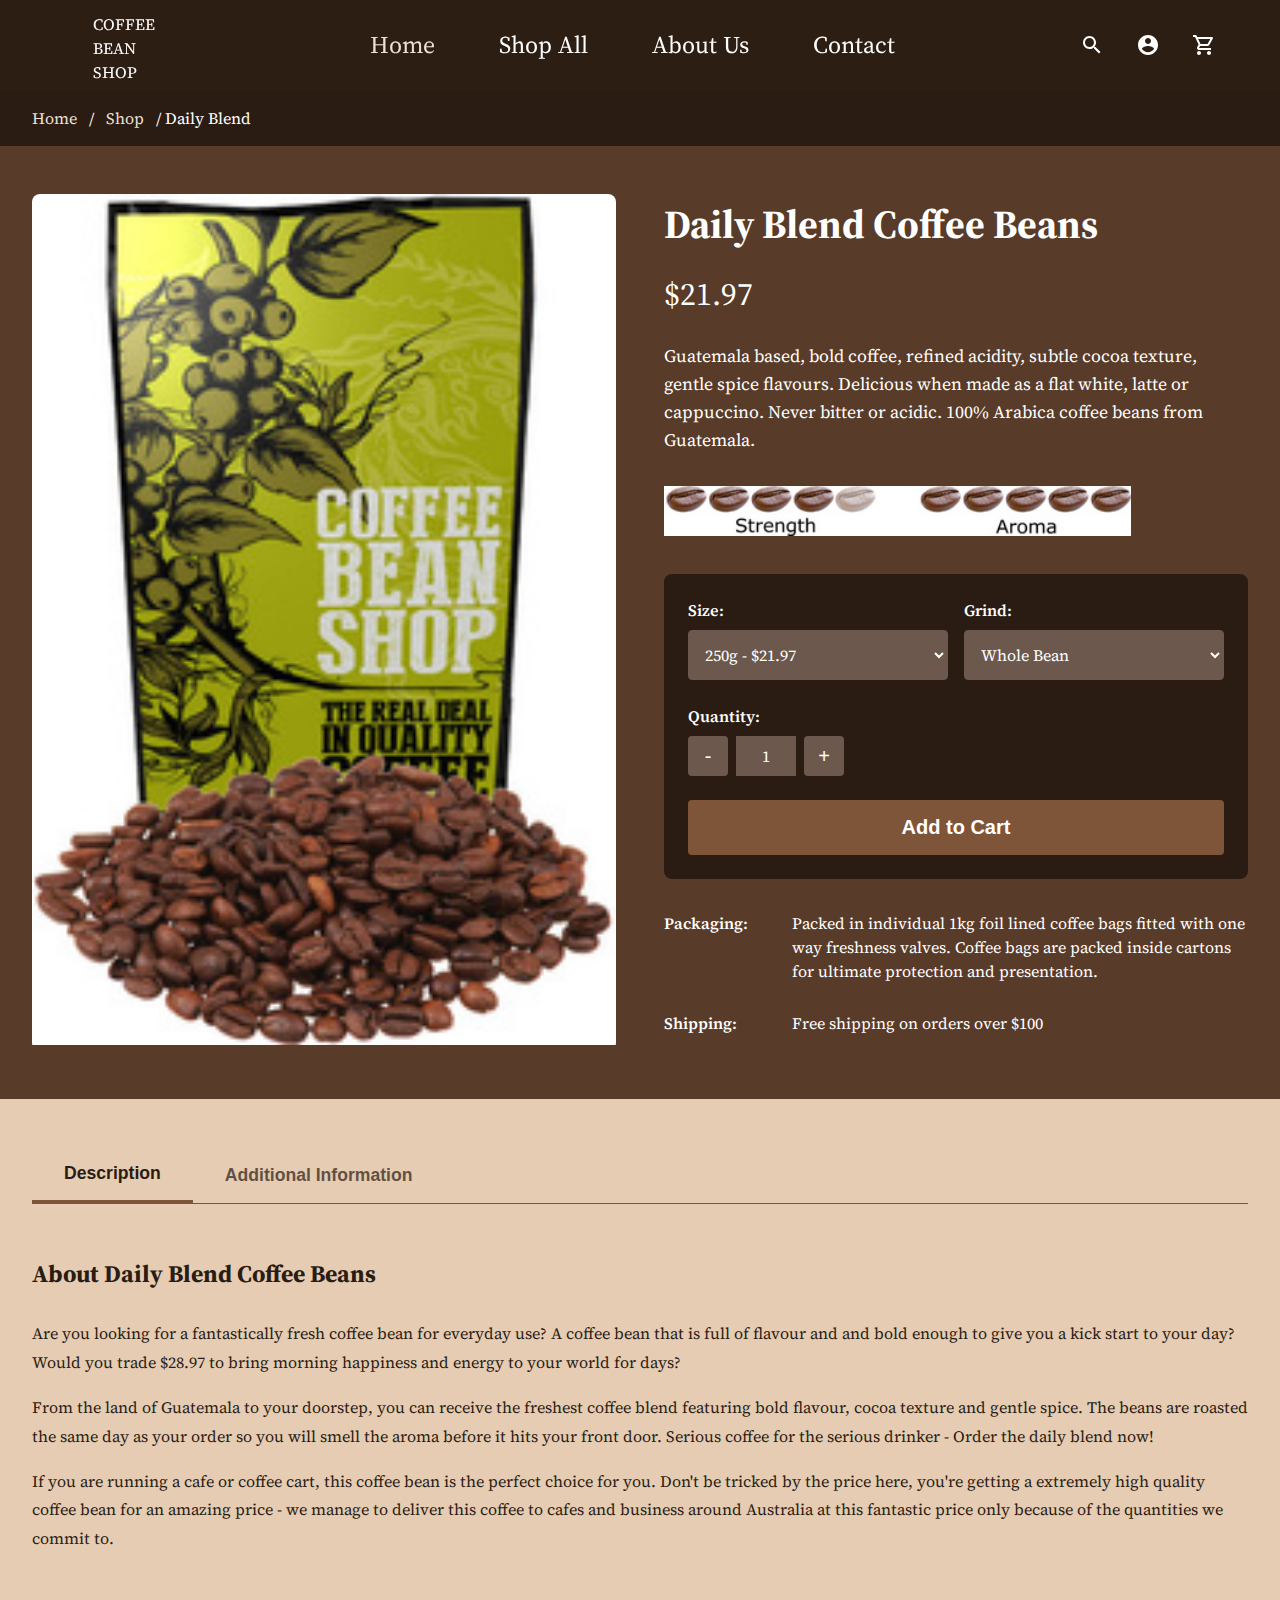
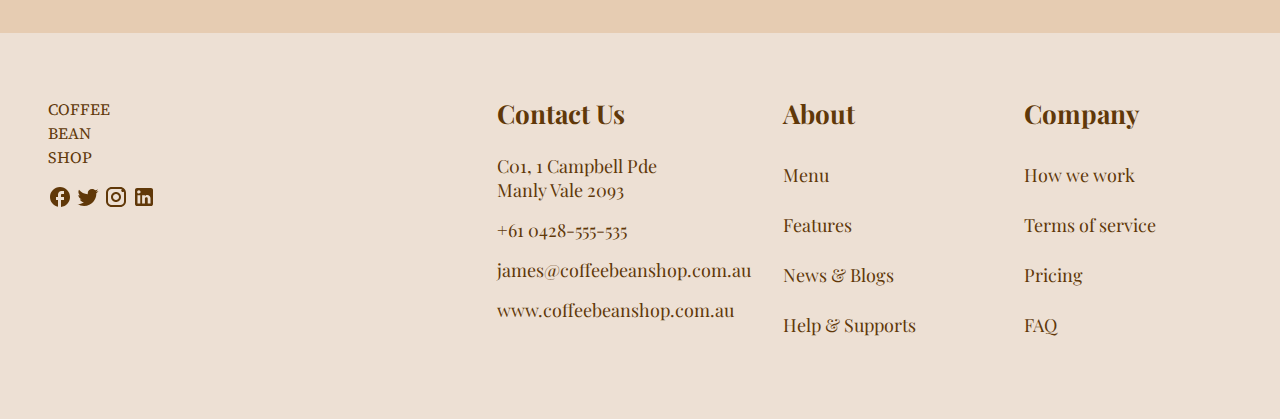
<file: daily_blend.html>
<!DOCTYPE html>
<html lang="en">

<head>
    <meta charset="UTF-8">
    <meta name="viewport" content="width=device-width, initial-scale=1.0">
    <link rel="stylesheet" href="styles.css">
    <link rel="preconnect" href="https://fonts.googleapis.com">
    <link rel="preconnect" href="https://fonts.gstatic.com" crossorigin>
    <link
        href="https://fonts.googleapis.com/css2?family=Kanit:wght@300&family=Peddana&family=Playfair+Display:wght@400;700&family=Source+Serif+Pro:wght@400;600;700&display=swap"
        rel="stylesheet">
    <title>Daily Blend - Coffee Bean Shop</title>
</head>

<body class="product-page">
    <header>
        <div id="nav-placeholder"></div>
        <div id="search-component-placeholder"></div>
    </header>

    <main>
        <div class="breadcrumb-container">
            <div class="breadcrumb">
                <a href="index.html">Home</a> / <a href="shop.html">Shop</a> / <span>Daily Blend</span>
            </div>
        </div>

        <section class="product-detail-section">
            <div class="product-detail-container">
                <div class="product-detail-image">
                    <img src="public/images/daily-blend.jpg" alt="Daily Blend coffee beans">
                </div>
                <div class="product-detail-info">
                    <h1 class="product-detail-title">Daily Blend Coffee Beans</h1>

                    <div class="product-detail-price">$21.97</div>

                    <div class="product-detail-description">
                        <p>Guatemala based, bold coffee, refined acidity, subtle cocoa texture, gentle spice
                            flavours. Delicious when made as a flat white, latte or cappuccino. Never bitter or acidic.
                            100% Arabica coffee beans from Guatemala.</p>
                    </div>

                    <div class="product-detail-scale">
                        <img src="public\images\DB_scale.jpg" alt="scale" class="scale-image">
                    </div>

                    <div class="product-detail-form">
                        <div class="product-options">
                            <div class="option-group">
                                <label for="size">Size:</label>
                                <select id="size" class="option-select">
                                    <option value="250g">250g - $21.97</option>
                                    <option value="500g">500g - $39.97</option>
                                    <option value="1kg">1kg - $74.97</option>
                                </select>
                            </div>

                            <div class="option-group">
                                <label for="grind">Grind:</label>
                                <select id="grind" class="option-select">
                                    <option value="whole-bean">Whole Bean</option>
                                    <option value="fine">Fine</option>
                                    <option value="medium">Medium</option>
                                    <option value="coarse">Coarse</option>
                                </select>
                            </div>
                        </div>

                        <div class="quantity-selector">
                            <label for="quantity">Quantity:</label>
                            <div class="quantity-controls">
                                <button class="quantity-btn decrease">-</button>
                                <input type="number" id="quantity" value="1" min="1" max="10">
                                <button class="quantity-btn increase">+</button>
                            </div>
                        </div>

                        <button class="add-to-cart-btn">Add to Cart</button>
                    </div>

                    <div class="product-detail-meta">
                        <div class="meta-item">
                            <span class="meta-label">Packaging:</span>
                            <span class="meta-value">Packed in individual 1kg foil lined coffee bags fitted with one way
                                freshness valves. Coffee bags are packed inside cartons for ultimate protection and
                                presentation.</span>
                        </div>
                        <div class="meta-item">
                            <span class="meta-label">Shipping:</span>
                            <span class="meta-value">Free shipping on orders over $100</span>
                        </div>
                    </div>
                </div>
            </div>
        </section>

        <section class="product-tabs-section">
            <div class="product-tabs-container">
                <div class="product-tabs">
                    <button class="tab-btn active" data-tab="description">Description</button>
                    <button class="tab-btn" data-tab="details">Additional Information</button>
                </div>

                <div class="tab-content active" id="description">
                    <h3>About Daily Blend Coffee Beans</h3>
                    <p>Are you looking for a fantastically fresh coffee bean for everyday use? A coffee bean that is
                        full of flavour and and bold enough to give you a kick start to your day?
                        Would you trade $28.97 to bring morning happiness and energy to your world for days?</p>
                    <p>From the land of Guatemala to your doorstep, you can receive the freshest coffee blend featuring
                        bold flavour, cocoa texture and gentle spice. The beans are roasted the same day as your order
                        so you will smell the aroma before it hits your front door. Serious coffee for the serious
                        drinker - Order the daily blend now!</p>
                    <p>If you are running a cafe or coffee cart, this coffee bean is the perfect choice for you. Don't
                        be tricked by the price here, you're getting a extremely high quality coffee bean for an amazing
                        price - we manage to deliver this coffee to cafes and business around Australia at this
                        fantastic price only because of the quantities we commit to. </p>
                </div>

                <div class="tab-content" id="details">
                    <h3>Product Specifications</h3>
                    <table class="specifications-table">
                        <tr>
                            <th>Weight</th>
                            <td>250g, 500g, or 1kg options</td>
                        </tr>
                        <tr>
                            <th>Roast Level</th>
                            <td>Medium</td>
                        </tr>
                        <tr>
                            <th>Origin</th>
                            <td>Guatemala</td>
                        </tr>
                        <tr>
                            <th>Tasting Notes</th>
                            <td>Chocolate, Caramel, Citrus</td>
                        </tr>
                        <tr>
                            <th>Recommended Use</th>
                            <td>Latte, Flat White, Cappuccino</td>
                        </tr>
                    </table>
                </div>
            </div>
        </section>
    </main>

    <div id="footer-placeholder"></div>
    <script src="app.js"></script>
</body>

</html>
</file>
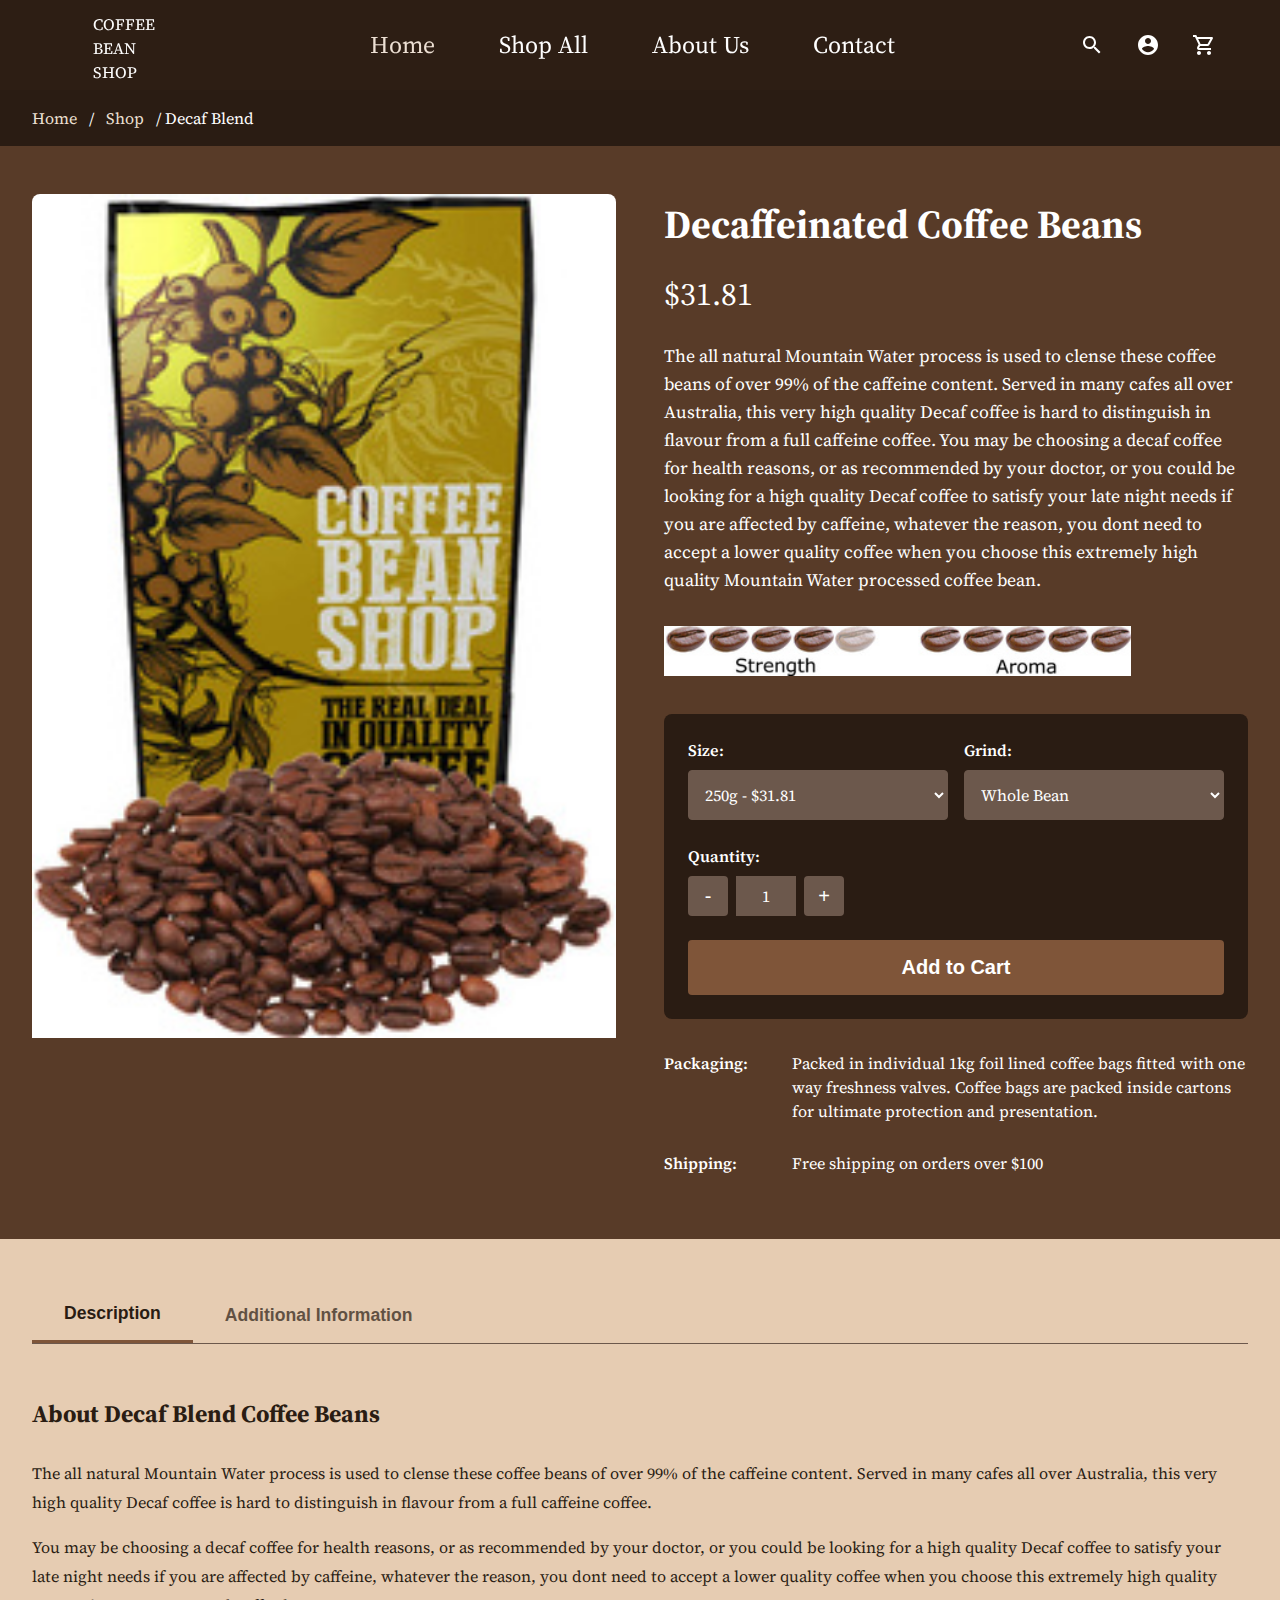
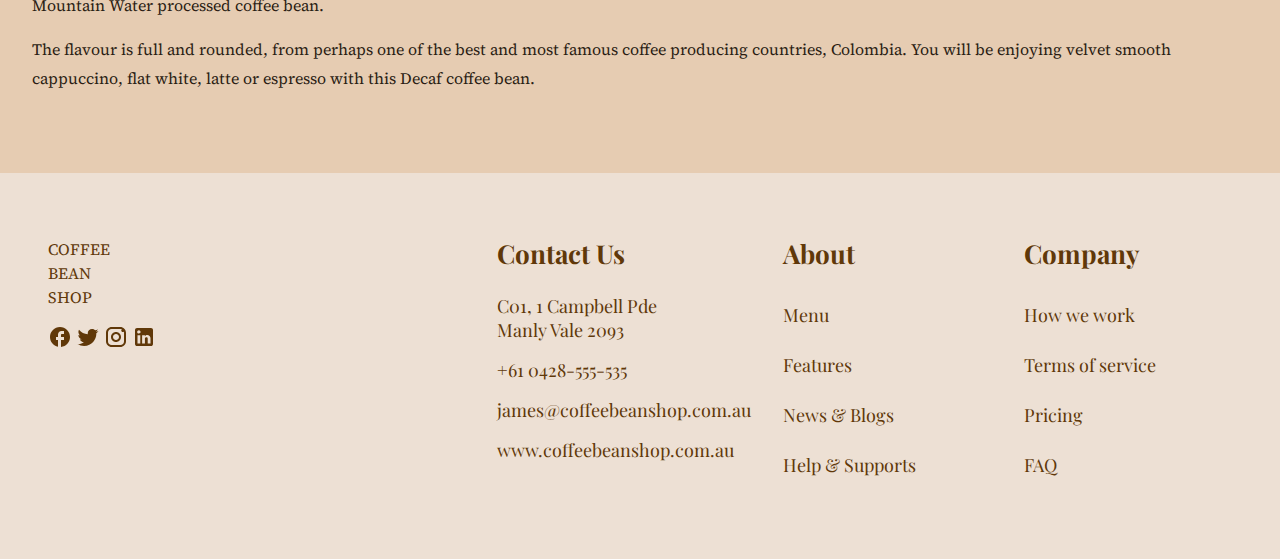
<file: decaf.html>
<!DOCTYPE html>
<html lang="en">

<head>
    <meta charset="UTF-8">
    <meta name="viewport" content="width=device-width, initial-scale=1.0">
    <link rel="stylesheet" href="styles.css">
    <link rel="preconnect" href="https://fonts.googleapis.com">
    <link rel="preconnect" href="https://fonts.gstatic.com" crossorigin>
    <link
        href="https://fonts.googleapis.com/css2?family=Kanit:wght@300&family=Peddana&family=Playfair+Display:wght@400;700&family=Source+Serif+Pro:wght@400;600;700&display=swap"
        rel="stylesheet">
    <title>Decaf Blend - Coffee Bean Shop</title>
</head>

<body class="product-page">
    <header>
        <div id="nav-placeholder"></div>
        <div id="search-component-placeholder"></div>
    </header>

    <main>
        <div class="breadcrumb-container">
            <div class="breadcrumb">
                <a href="index.html">Home</a> / <a href="shop.html">Shop</a> / <span>Decaf Blend</span>
            </div>
        </div>

        <section class="product-detail-section">
            <div class="product-detail-container">
                <div class="product-detail-image">
                    <img src="public/images/decaf.jpg" alt="Decaf Blend coffee beans">
                </div>
                <div class="product-detail-info">
                    <h1 class="product-detail-title">Decaffeinated Coffee Beans</h1>

                    <div class="product-detail-price">$31.81</div>

                    <div class="product-detail-description">
                        <p>The all natural Mountain Water process is used to clense these coffee beans of over 99% of
                            the caffeine content. Served in many cafes all over Australia, this very high quality Decaf
                            coffee is hard to distinguish in flavour from a full caffeine coffee. You may be choosing a
                            decaf coffee for health reasons, or as recommended by your doctor, or you could be looking
                            for a high quality Decaf coffee to satisfy your late night needs if you are affected by
                            caffeine, whatever the reason, you dont need to accept a lower quality coffee when you
                            choose this extremely high quality Mountain Water processed coffee bean. </p>
                    </div>

                    <div class="product-detail-scale">
                        <img src="public/images/DB_scale.jpg" alt="scale" class="scale-image">
                    </div>

                    <div class="product-detail-form">
                        <div class="product-options">
                            <div class="option-group">
                                <label for="size">Size:</label>
                                <select id="size" class="option-select">
                                    <option value="250g">250g - $31.81</option>
                                    <option value="500g">500g - $58.81</option>
                                    <option value="1kg">1kg - $110.81</option>
                                </select>
                            </div>

                            <div class="option-group">
                                <label for="grind">Grind:</label>
                                <select id="grind" class="option-select">
                                    <option value="whole-bean">Whole Bean</option>
                                    <option value="fine">Fine</option>
                                    <option value="medium">Medium</option>
                                    <option value="coarse">Coarse</option>
                                </select>
                            </div>
                        </div>

                        <div class="quantity-selector">
                            <label for="quantity">Quantity:</label>
                            <div class="quantity-controls">
                                <button class="quantity-btn decrease">-</button>
                                <input type="number" id="quantity" value="1" min="1" max="10">
                                <button class="quantity-btn increase">+</button>
                            </div>
                        </div>

                        <button class="add-to-cart-btn">Add to Cart</button>
                    </div>

                    <div class="product-detail-meta">
                        <div class="meta-item">
                            <span class="meta-label">Packaging:</span>
                            <span class="meta-value">Packed in individual 1kg foil lined coffee bags fitted with one way
                                freshness valves. Coffee bags are packed inside cartons for ultimate protection and
                                presentation.</span>
                        </div>
                        <div class="meta-item">
                            <span class="meta-label">Shipping:</span>
                            <span class="meta-value">Free shipping on orders over $100</span>
                        </div>
                    </div>
                </div>
            </div>
        </section>

        <section class="product-tabs-section">
            <div class="product-tabs-container">
                <div class="product-tabs">
                    <button class="tab-btn active" data-tab="description">Description</button>
                    <button class="tab-btn" data-tab="details">Additional Information</button>
                </div>

                <div class="tab-content active" id="description">
                    <h3>About Decaf Blend Coffee Beans</h3>
                    <p>The all natural Mountain Water process is used to clense these coffee beans of over 99% of the
                        caffeine content. Served in many cafes all over Australia, this very high quality Decaf coffee
                        is hard to distinguish in flavour from a full caffeine coffee. </p>
                    <p>You may be choosing a decaf coffee for health reasons, or as recommended by your doctor, or you
                        could be looking for a high quality Decaf coffee to satisfy your late night needs if you are
                        affected by caffeine, whatever the reason, you dont need to accept a lower quality coffee when
                        you choose this extremely high quality Mountain Water processed coffee bean. </p>
                    <p>The flavour is full and rounded, from perhaps one of the best and most famous coffee producing
                        countries, Colombia. You will be enjoying velvet smooth cappuccino, flat white, latte or
                        espresso with this Decaf coffee bean. </p>
                </div>

                <div class="tab-content" id="details">
                    <h3>Product Specifications</h3>
                    <table class="specifications-table">
                        <tr>
                            <th>Weight</th>
                            <td>250g, 500g, or 1kg options</td>
                        </tr>
                        <tr>
                            <th>Roast Level</th>
                            <td>Light</td>
                        </tr>
                        <tr>
                            <th>Origin</th>
                            <td>Ethiopia</td>
                        </tr>
                        <tr>
                            <th>Tasting Notes</th>
                            <td>Full, Rich, Smooth</td>
                        </tr>
                        <tr>
                            <th>Recommended Use</th>
                            <td>Cappuccino, Flat White, Latte, Espresso</td>
                        </tr>
                    </table>
                </div>
            </div>
        </section>
    </main>

    <div id="footer-placeholder"></div>
    <script src="app.js"></script>
</body>

</html>
</file>
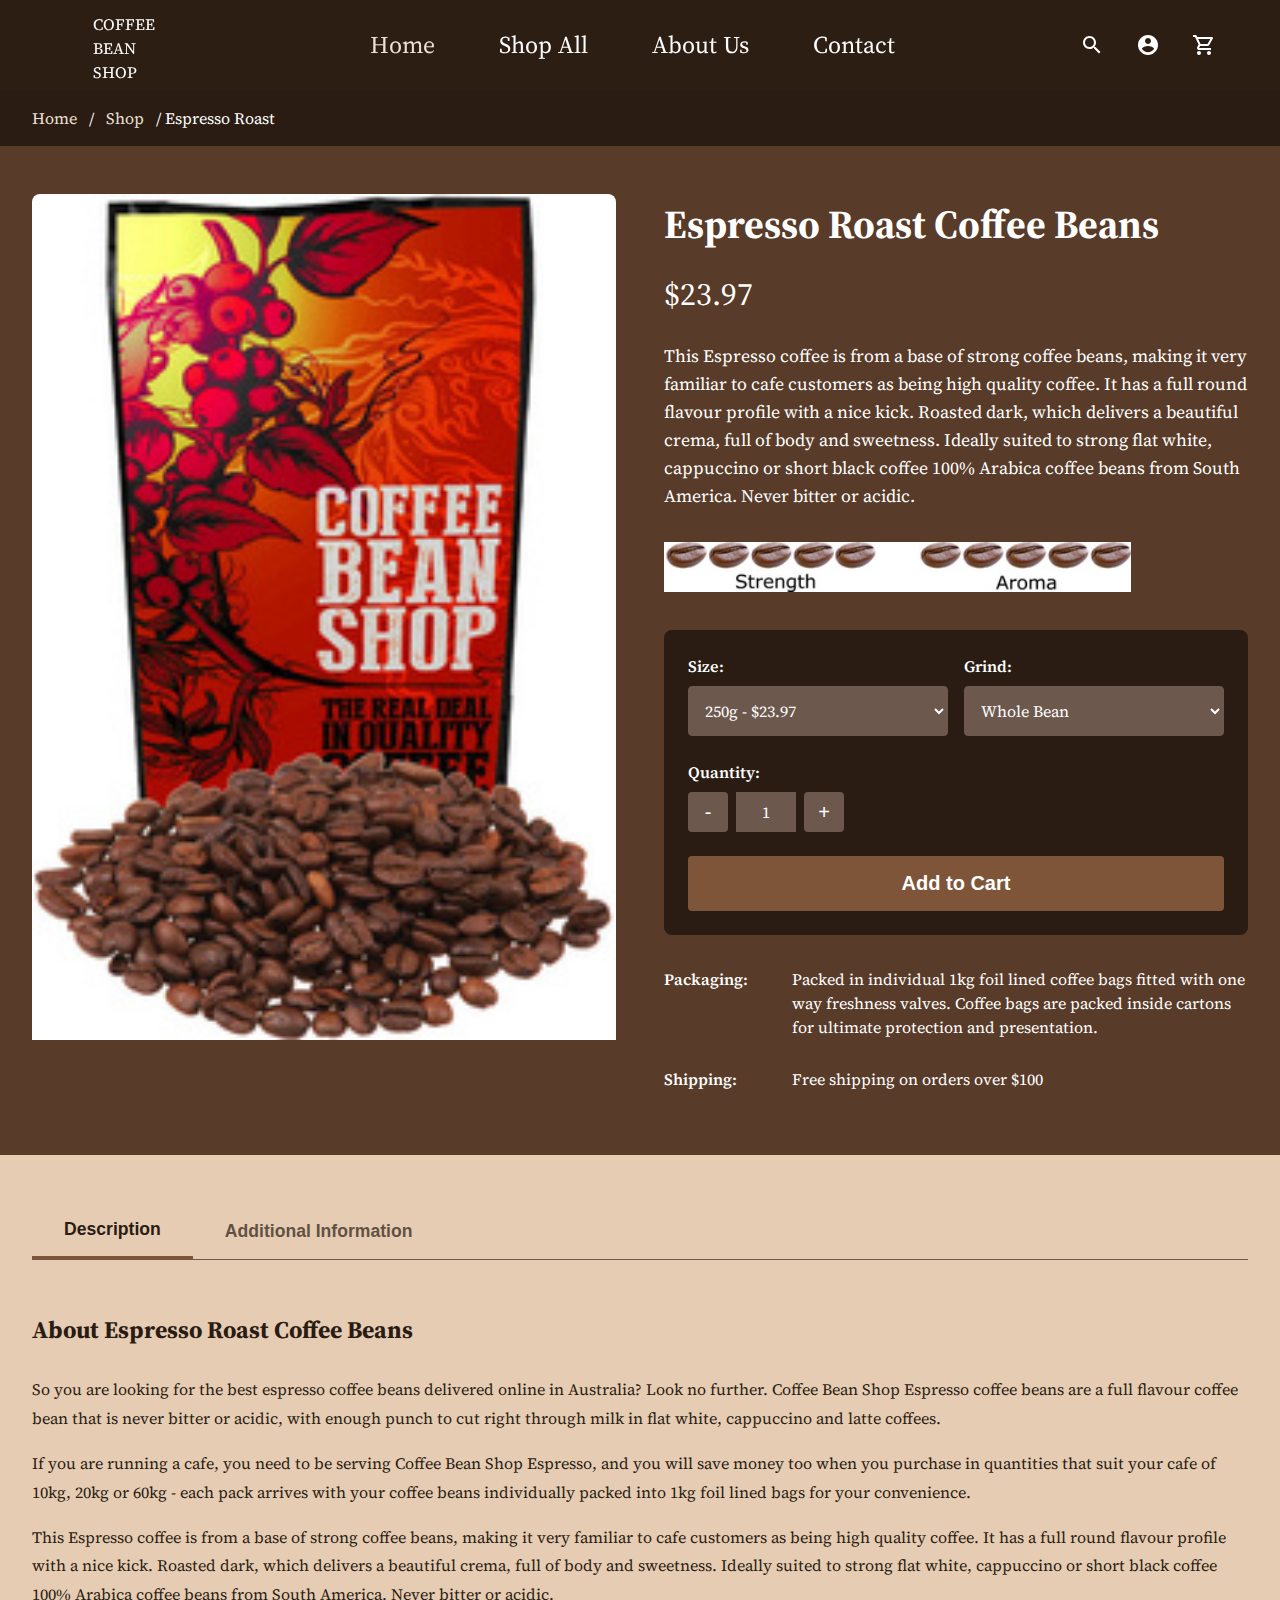
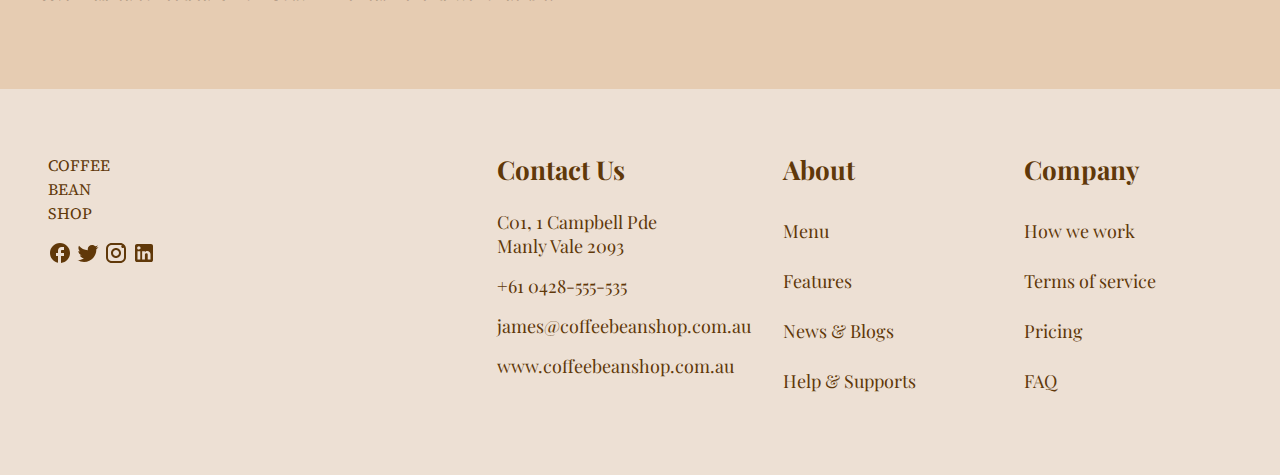
<file: espresso.html>
<!DOCTYPE html>
<html lang="en">

<head>
    <meta charset="UTF-8">
    <meta name="viewport" content="width=device-width, initial-scale=1.0">
    <link rel="stylesheet" href="styles.css">
    <link rel="preconnect" href="https://fonts.googleapis.com">
    <link rel="preconnect" href="https://fonts.gstatic.com" crossorigin>
    <link
        href="https://fonts.googleapis.com/css2?family=Kanit:wght@300&family=Peddana&family=Playfair+Display:wght@400;700&family=Source+Serif+Pro:wght@400;600;700&display=swap"
        rel="stylesheet">
    <title>Espresso Roast - Coffee Bean Shop</title>
</head>

<body>
    <header>
        <div id="nav-placeholder"></div>
        <div id="search-component-placeholder"></div>
    </header>

    <main>
        <div class="breadcrumb-container">
            <div class="breadcrumb">
                <a href="index.html">Home</a> / <a href="shop.html">Shop</a> / <span>Espresso Roast</span>
            </div>
        </div>

        <section class="product-detail-section">
            <div class="product-detail-container">
                <div class="product-detail-image">
                    <img src="public/images/espresso.jpg" alt="Espresso Roast coffee beans">
                </div>
                <div class="product-detail-info">
                    <h1 class="product-detail-title">Espresso Roast Coffee Beans</h1>

                    <div class="product-detail-price">$23.97</div>

                    <div class="product-detail-description">
                        <p>This Espresso coffee is from a base of strong coffee beans, making it very familiar to cafe
                            customers as being high quality coffee. It has a full round flavour profile with a nice
                            kick. Roasted dark, which delivers a beautiful crema, full of body and sweetness. Ideally
                            suited to strong flat white, cappuccino or short black coffee 100% Arabica coffee beans from
                            South America. Never bitter or acidic.</p>
                    </div>

                    <div class="product-detail-scale">
                        <img src="public/images/Esp_scale.jpg" alt="scale" class="scale-image">
                    </div>

                    <div class="product-detail-form">
                        <div class="product-options">
                            <div class="option-group">
                                <label for="size">Size:</label>
                                <select id="size" class="option-select">
                                    <option value="250g">250g - $23.97</option>
                                    <option value="500g">500g - $43.97</option>
                                    <option value="1kg">1kg - $82.97</option>
                                </select>
                            </div>

                            <div class="option-group">
                                <label for="grind">Grind:</label>
                                <select id="grind" class="option-select">
                                    <option value="whole-bean">Whole Bean</option>
                                    <option value="fine">Fine</option>
                                    <option value="medium">Medium</option>
                                    <option value="coarse">Coarse</option>
                                </select>
                            </div>
                        </div>

                        <div class="quantity-selector">
                            <label for="quantity">Quantity:</label>
                            <div class="quantity-controls">
                                <button class="quantity-btn decrease">-</button>
                                <input type="number" id="quantity" value="1" min="1" max="10">
                                <button class="quantity-btn increase">+</button>
                            </div>
                        </div>

                        <button class="add-to-cart-btn">Add to Cart</button>
                    </div>

                    <div class="product-detail-meta">
                        <div class="meta-item">
                            <span class="meta-label">Packaging:</span>
                            <span class="meta-value">Packed in individual 1kg foil lined coffee bags fitted with one way
                                freshness valves. Coffee bags are packed inside cartons for ultimate protection and
                                presentation.</span>
                        </div>
                        <div class="meta-item">
                            <span class="meta-label">Shipping:</span>
                            <span class="meta-value">Free shipping on orders over $100</span>
                        </div>
                    </div>
                </div>
            </div>
        </section>

        <section class="product-tabs-section">
            <div class="product-tabs-container">
                <div class="product-tabs">
                    <button class="tab-btn active" data-tab="description">Description</button>
                    <button class="tab-btn" data-tab="details">Additional Information</button>
                </div>

                <div class="tab-content active" id="description">
                    <h3>About Espresso Roast Coffee Beans</h3>
                    <p>So you are looking for the best espresso coffee beans delivered online in Australia? Look no
                        further. Coffee Bean Shop Espresso coffee beans are a full flavour coffee bean that is never
                        bitter or acidic, with enough punch to cut right through milk in flat white, cappuccino and
                        latte coffees. </p>
                    <p>If you are running a cafe, you need to be serving Coffee Bean Shop Espresso, and
                        you will save money too when you purchase in quantities that suit your cafe of 10kg, 20kg or
                        60kg - each pack arrives with your coffee beans individually packed into 1kg foil lined bags for
                        your convenience.</p>
                    <p>This Espresso coffee is from a base of strong coffee beans, making it very familiar to cafe
                        customers as being high quality coffee. It has a full round flavour profile with a nice kick.
                        Roasted dark, which delivers a beautiful crema, full of body and sweetness. Ideally suited to
                        strong flat white, cappuccino or short black coffee 100% Arabica coffee beans from South
                        America. Never bitter or acidic.</p>
                </div>

                <div class="tab-content" id="details">
                    <h3>Product Specifications</h3>
                    <table class="specifications-table">
                        <tr>
                            <th>Weight</th>
                            <td>250g, 500g, or 1kg options</td>
                        </tr>
                        <tr>
                            <th>Roast Level</th>
                            <td>Dark</td>
                        </tr>
                        <tr>
                            <th>Origin</th>
                            <td>Brazil</td>
                        </tr>
                        <tr>
                            <th>Tasting Notes</th>
                            <td>Rich, Bold, Smooth</td>
                        </tr>
                        <tr>
                            <th>Recommended Use</th>
                            <td>Strong Flat White, Cappuccino, Short Black</td>
                        </tr>
                    </table>
                </div>
            </div>
        </section>
    </main>

    <div id="footer-placeholder"></div>
    <script src="app.js"></script>
</body>

</html>
</file>
<file: styles.css>
/* Base styles */
:root {
    /* Colors */
    --dark-brown: #2A1C13;
    --medium-brown: #6C584C;
    --light-brown: #583B28;
    --brown: #7F5539;
    --cream: #EDE0D4;
    --cream-light: #E6CCB2;
    --white: #FFFFFF;
    --coffee-brown: #603809;

    /* Typography */
    --font-heading: 'Source Serif Pro', serif;
    --font-body: 'Source Serif Pro', serif;
    --font-accent: 'Playfair Display', serif;
    --font-delivery: 'Kanit', sans-serif;
    --font-exceptional: 'Prompt', sans-serif;
}

* {
    margin: 0;
    padding: 0;
    box-sizing: border-box;
}

body {
    font-family: var(--font-body);
    color: var(--white);
    background-color: var(--light-brown);
    line-height: 1.5;
}

h1 {
    font-family: var(--font-heading);
    font-weight: normal;
    margin-bottom: 1rem;
}

p {
    margin-bottom: 1rem;
}

a {
    color: inherit;
    text-decoration: none;
}

button {
    cursor: pointer;
    border: none;
    outline: none;
}

img {
    max-width: 100%;
    height: auto;
}

/* Layout */
.container {
    width: 100%;
    max-width: 1312px;
    margin: 0 auto;
    padding: 0 2rem;
}

.section {
    padding: 4rem 0;
}

/* Header & Navigation */
header {
    position: fixed;
    top: 0;
    left: 0;
    right: 0;
    width: 100%;
    z-index: 100;
    background-color: rgba(0, 0, 0, 0.2);
    backdrop-filter: blur(12px);
    height: 90px;
    transition: top 0.3s ease-in-out;
}

/* Hide hamburger and mobile menu on desktop */
.hamburger {
    display: none;
}

.mobile-menu-overlay {
    display: none;
}

header.hidden {
    top: -90px;
}

.header-container {
    display: flex;
    justify-content: space-between;
    align-items: center;
    padding: 2rem 4rem;
    max-width: 1312px;
    margin: 0 auto;
    height: 100%;
}

.logo {
    display: flex;
    flex-direction: column;
    align-items: center;
    justify-content: space-between;
    width: 120px;
    height: 66px;
}

.nav-menu {
    display: flex;
    list-style: none;
    gap: 4rem;
    align-items: center;
}

.nav-menu a {
    font-size: 1.5rem;
    font-weight: 400;
    transition: color 0.3s ease;
    line-height: 1.25;
}

.nav-menu a:hover,
.nav-menu a.active {
    color: var(--cream);
}

.nav-icons {
    display: flex;
    gap: 2rem;
}

.nav-icons a {
    display: flex;
    align-items: center;
    justify-content: center;
}

.cart-link {
    position: relative;
}

.cart-count {
    position: absolute;
    top: -8px;
    right: -8px;
    background-color: var(--brown);
    color: var(--white);
    font-size: 0.75rem;
    font-weight: 600;
    padding: 2px 6px;
    border-radius: 50%;
    min-width: 20px;
    height: 20px;
    display: flex;
    align-items: center;
    justify-content: center;
}

/* Search Overlay */
.search-overlay {
    position: fixed;
    top: 0;
    left: 0;
    right: 0;
    width: 100%;
    height: 100vh;
    background-color: var(--brown);
    backdrop-filter: blur(12px);
    z-index: 200;
    opacity: 0;
    visibility: hidden;
    transition: all 0.3s ease;
}

.search-overlay.active {
    opacity: 1;
    visibility: visible;
}

.search-overlay-close {
    position: absolute;
    top: 2rem;
    right: 2rem;
    background: none;
    border: none;
    cursor: pointer;
    padding: 0.5rem;
    border-radius: 50%;
    background-color: rgba(255, 255, 255, 0.1);
    transition: all 0.3s ease;
    z-index: 201;
    display: flex;
    align-items: center;
    justify-content: center;
    width: 44px;
    height: 44px;
}

.search-overlay-close:hover {
    background-color: rgba(255, 255, 255, 0.2);
    transform: scale(1.1);
}

.search-overlay-close img {
    opacity: 0.8;
    filter: brightness(0) invert(1);
    /* Make the X white */
}

.search-container {
    max-width: 1312px;
    margin: 0 auto;
    padding: 2rem 4rem;
    height: 100%;
    display: flex;
    flex-direction: column;
    align-items: center;
    justify-content: flex-start;
    padding-top: 20px;
}

.search-bar {
    width: 914px;
    height: 64px;
    background-color: var(--dark-brown);
    border: 2px solid transparent;
    border-radius: 8px;
    display: flex;
    align-items: center;
    justify-content: space-between;
    padding: 16px 24px;
    margin-bottom: 8px;
    transition: all 0.3s ease;
}

.search-bar:focus-within {
    border-color: var(--cream);
}

#search-input {
    flex: 1;
    background: none;
    border: none;
    outline: none;
    color: var(--white);
    font-family: var(--font-body);
    font-size: 20px;
    line-height: 1.25;
}

#search-input::placeholder {
    color: #999999;
}

.search-close-btn {
    background: none;
    border: none;
    cursor: pointer;
    padding: 0;
    display: flex;
    align-items: center;
    justify-content: center;
}

.search-dropdown {
    width: 914px;
    background-color: var(--dark-brown);
    border-radius: 8px;
    box-shadow: 0px 4px 12px 0px rgba(0, 0, 0, 0.2);
    opacity: 0;
    visibility: hidden;
    transform: translateY(-10px);
    transition: all 0.3s ease;
    max-height: 400px;
    overflow-y: auto;
}

.search-dropdown.show {
    opacity: 1;
    visibility: visible;
    transform: translateY(0);
}

.search-suggestions {
    padding: 24px;
}

.suggestions-header {
    font-family: var(--font-body);
    font-size: 14px;
    color: #B8A898;
    margin-bottom: 16px;
    text-transform: uppercase;
    letter-spacing: 0.05em;
}

.search-tags {
    display: flex;
    flex-wrap: wrap;
    gap: 8px;
    margin-bottom: 24px;
}

.search-tag {
    background-color: var(--medium-brown);
    color: var(--white);
    padding: 4px 16px;
    border-radius: 30504000px;
    font-size: 14px;
    cursor: pointer;
    transition: background-color 0.3s ease;
}

.search-tag:hover {
    background-color: var(--light-brown);
}

.suggestions-divider {
    width: 100%;
    height: 1px;
    background-color: var(--medium-brown);
    margin-bottom: 24px;
}

.search-results {
    display: flex;
    flex-direction: column;
    gap: 16px;
}

.search-result-item {
    display: flex;
    align-items: center;
    justify-content: space-between;
    cursor: pointer;
    padding: 8px 0;
    transition: background-color 0.3s ease;
    border-radius: 4px;
}

.search-result-item:hover {
    background-color: rgba(255, 255, 255, 0.05);
    padding: 8px 12px;
}

.search-result-content {
    display: flex;
    align-items: center;
    gap: 12px;
}

.search-result-icon {
    width: 16px;
    height: 16px;
    display: flex;
    align-items: center;
    justify-content: center;
    opacity: 0.7;
}

.search-result-icon img {
    width: 12px;
    height: 12px;
    opacity: 0.8;
}

.search-result-text {
    color: var(--white);
    font-size: 16px;
    line-height: 1.5;
}


/* Hero section */
.hero-section {
    height: 100vh;
    position: relative;
    display: flex;
    align-items: center;
    overflow: hidden;
}

.hero-section .container {
    z-index: 1;
    position: relative;
}

.hero-image {
    position: absolute;
    top: 0;
    left: 0;
    width: 100%;
    height: 100%;
    object-fit: cover;
    z-index: -1;
}

.hero-overlay {
    position: absolute;
    top: 0;
    left: 0;
    width: 100%;
    height: 100%;
    background-color: rgba(0, 0, 0, 0.4);
    z-index: 0;
}

.hero-content {
    display: flex;
    flex-direction: column;
    gap: 48px;
    padding-left: 0;
}

.hero-text {
    display: flex;
    flex-direction: column;
    gap: 24px;
}

.hero-heading {
    font-size: clamp(2rem, 5vw, 3rem);
    text-transform: uppercase;
    margin-bottom: 0;
    line-height: 1.25;
}

.hero-subheading {
    font-size: 1.25rem;
    margin-bottom: 0;
    text-transform: capitalize;
    line-height: 1.25;
}

.btn {
    display: inline-block;
    text-align: center;
    font-weight: 400;
    line-height: 1.25;
    transition: all 0.3s ease;
}

.btn-primary {
    background-color: var(--medium-brown);
    color: var(--white);
    padding: 1rem 2rem;
    border: 1px solid var(--white);
    border-radius: 6px;
    font-size: 1.25rem;
    width: fit-content;
}

.btn-primary:hover {
    background-color: var(--dark-brown);
}

/* Featured Products section */
.featured-section {
    padding: 6rem 0;
    /* background-color: var(--light-brown); */
}

.featured-section .container {
    display: flex;
    flex-direction: column;
    gap: 1.5rem;
}

.section-title {
    font-size: 2.5rem;
    color: var(--white);
    text-align: left;
    margin-bottom: 1.5rem;
    line-height: 1.25;
    font-weight: 700;
}

.products-grid {
    display: grid;
    grid-template-columns: repeat(4, 1fr);
    gap: 1.5rem;
    margin-bottom: 3rem;
    width: 100%;
}

.product-card {
    display: flex;
    border-radius: 10px;
    flex-direction: column;
    gap: 0.5rem;
    width: 100%;
}

.product-image {
    width: 100%;
    object-fit: contain;
    border-radius: 0.25rem;
    display: block;
    margin: 0 auto;
}

.product-info {
    display: flex;
    flex-direction: column;
    align-items: center;
    gap: 0.5rem;
}

.product-title {
    font-size: clamp(1.1rem, 2vw, 1.5rem);
    font-weight: 700;
    text-align: center;
    color: var(--white);
    margin-bottom: 0;
    line-height: 1.25;
    text-transform: capitalize;
}

.product-price {
    font-size: 1.25rem;
    color: var(--white);
    text-align: center;
    line-height: 1.25;
    text-transform: capitalize;
    margin-bottom: 0;
}

.view-all-btn {
    display: flex;
    justify-content: center;
    align-items: center;
    width: 240px;
    height: 80px;
    background-color: var(--dark-brown);
    color: var(--white);
    font-size: 2rem;
    text-transform: uppercase;
    letter-spacing: 0.08em;
    border-radius: 4px;
    margin: 0 auto;
    transition: background-color 0.3s ease;
    line-height: 1.25;
}

.view-all-btn:hover {
    background-color: var(--medium-brown);
}

/* Info section */
.info-section {
    position: relative;
    height: 600px;
    display: flex;
    justify-content: center;
    align-items: center;
    padding: 6rem 100px;
    margin-top: 6rem;
}

.info-flex {
    display: flex;
    justify-content: center;
}

.info-img {
    width: 40%;
    height: auto;
    display: block;
    position: relative;
    margin-right: -80px;
}

.info-content {
    width: 700px;
    height: auto;
    display: flex;
    flex-direction: column;
    justify-content: space-between;
    padding: 40px;
    position: relative;
    flex-shrink: 0;
}

.info-title {
    font-size: 2.5rem;
    color: var(--white);
    margin-bottom: 1rem;
    line-height: 1.25;
    font-weight: bold;
}

.info-text {
    font-size: 1.25rem;
    color: var(--white);
    margin-bottom: 1rem;
    line-height: 1.7;
    text-align: justify;
}

.info-link {
    font-size: 1.5rem;
    color: var(--white);
    font-weight: 600;
    text-transform: uppercase;
    line-height: 1.25;
    transition: color 0.3s ease;
}

.info-link:hover {
    color: var(--cream);
}

/* Delivery section */
.delivery-section {
    padding: 6rem 0;
    /* background-color: var(--light-brown); */
    margin-bottom: 6rem;
}

.delivery-section .container {
    display: flex;
    flex-direction: column;
    align-items: center;
    max-width: 1090px;
}

.delivery-title {
    font-family: var(--font-accent);
    font-size: 4rem;
    font-weight: normal;
    color: var(--white);
    text-align: center;
    margin-bottom: 1rem;
    letter-spacing: 0.08em;
    text-transform: capitalize;
    line-height: 1.33;
}

.delivery-icon {
    width: 48px;
    height: 48px;
    margin-bottom: 1.5rem;
    justify-content: center;
}

.delivery-text {
    font-family: var(--font-body);
    font-size: 1.25rem;
    color: var(--white);
    text-align: center;
    line-height: 1.8;
    padding: 0.5rem;
}

/* Footer */
footer {
    background-color: var(--cream);
    color: var(--coffee-brown);
    padding: 4rem 0;
}

.footer-container {
    display: grid;
    grid-template-columns: 2fr 1fr 1fr 1fr;
    gap: 2rem;
    max-width: 1312px;
    margin: 0 auto;
    padding: 0 3rem;
}

.footer-logo {
    display: flex;
    flex-direction: column;
    align-items: flex-start;
    gap: 1rem;
    width: 60%;
}


.footer-heading {
    font-family: var(--font-accent);
    font-size: 1.625rem;
    font-weight: 700;
    color: var(--coffee-brown);
    margin-bottom: 1.5rem;
    line-height: 1.33;
}

.footer-links {
    list-style: none;
}

.footer-links li {
    margin-bottom: 0.5rem;
}

.footer-links a {
    font-family: var(--font-accent);
    font-size: 1.125rem;
    color: var(--coffee-brown);
    line-height: 2.33;
    transition: color 0.3s ease;
}

.footer-contact-info {
    font-family: var(--font-accent);
    font-size: 1.125rem;
    color: var(--coffee-brown);
}

.footer-contact-info p {
    margin-bottom: 1rem;
    line-height: 1.33;
}



/* Shop page */
.page-title-container {
    height: 150px;
    display: flex;
    justify-content: center;
    align-items: center;
    margin-top: 90px;
}

.page-title {
    font-family: var(--font-accent);
    font-size: 2.5rem;
    font-weight: 700;
    text-align: center;
}

.shop-section {
    padding: 2rem 0 6rem;
}

.shop-container {
    max-width: 1312px;
    margin: 0 auto;
    padding: 0 2rem;
    display: grid;
    grid-template-columns: 280px 1fr;
    gap: 2rem;
}

.filters-container {
    background-color: var(--dark-brown);
    border-radius: 8px;
    padding: 2rem;
}

.filter-title {
    font-size: 1.5rem;
    font-weight: 700;
    margin-bottom: 1.5rem;
}

.filter-group {
    margin-bottom: 1.5rem;
}

.filter-group-title {
    font-size: 1.125rem;
    font-weight: 600;
    margin-bottom: 1rem;
}

.filter-select {
    width: 100%;
    padding: 0.5rem;
    background-color: var(--medium-brown);
    border: none;
    border-radius: 6px;
    color: var(--white);
    font-family: var(--font-body);
    font-size: 1rem;
}

.filter-options {
    list-style: none;
}

.filter-options li {
    margin-bottom: 0.5rem;
}

.filter-options label {
    display: flex;
    align-items: center;
    font-size: 1rem;
    cursor: pointer;
}

.filter-options input {
    margin-right: 0.5rem;
}

.product-grid {
    display: grid;
    grid-template-columns: repeat(3, 1fr);
    gap: 3rem 2.5rem;
}

.shop-product-card {
    background-color: var(--dark-brown);
    border-radius: 8px;
    padding: 1.5rem;
    display: flex;
    flex-direction: column;
    transition: transform 0.3s ease;
}

.shop-product-card:hover {
    transform: translateY(-5px);
}

.shop-product-image {
    width: 100%;
    aspect-ratio: 1;
    overflow: hidden;
    margin-bottom: 1rem;
    border-radius: 4px;
}

.shop-product-image img {
    width: 100%;
    height: 100%;
    object-fit: cover;
}

.shop-product-title {
    font-size: 1.25rem;
    font-weight: 700;
    margin-bottom: 0.5rem;
}

.shop-product-rating {
    display: flex;
    align-items: center;
    gap: 0.25rem;
    margin-bottom: 0.5rem;
}


.shop-product-price {
    font-size: 1.5rem;
    font-weight: 400;
    margin-bottom: 1rem;
}

.shop-product-tags {
    display: flex;
    flex-wrap: wrap;
    gap: 0.5rem;
}

.product-tag {
    background-color: var(--medium-brown);
    color: var(--white);
    padding: 0.25rem 0.5rem;
    border-radius: 30504000px;
    font-size: 0.875rem;
}

.shop-product-scale {
    margin: 0.5rem 0;
}

.scale-image {
    width: 80%;
    height: auto;
}

/* Hide mobile filter trigger on desktop */
.mobile-filter-trigger {
    display: none;
}

/* Hide mobile filter sidebar overlay on desktop */
.filter-sidebar-overlay {
    display: none;
}



/* Product Detail Page */
.breadcrumb-container {
    padding: 1rem 2rem;
    margin-top: 90px;
    background-color: var(--dark-brown);
}

.breadcrumb {
    max-width: 1312px;
    margin: 0 auto;
    font-size: 1rem;
    color: var(--white);
}

.breadcrumb a {
    color: var(--cream);
    margin: 0 0.5rem;
}

.breadcrumb a:first-child {
    margin-left: 0;
}

.product-detail-section {
    padding: 3rem 0;
}

.product-detail-container {
    max-width: 1312px;
    margin: 0 auto;
    padding: 0 2rem;
    display: grid;
    grid-template-columns: 1fr 1fr;
    gap: 3rem;
}

.product-detail-image {
    border-radius: 8px;
    overflow: hidden;
}

.product-detail-image img {
    width: 100%;
    height: auto;
    display: block;
}

.product-detail-info {
    display: flex;
    flex-direction: column;
}

.product-detail-title {
    font-weight: bold;
    font-size: 2.5rem;
    margin-bottom: 1rem;
}

.product-detail-price {
    font-size: 2rem;
    font-weight: normal;
    margin-bottom: 1.5rem;
}

.product-detail-description {
    margin-bottom: 1rem;
    font-size: 1.1rem;
    line-height: 28px;
}

.product-detail-scale {
    margin-bottom: 2rem;
}

.product-detail-form {
    background-color: var(--dark-brown);
    padding: 1.5rem;
    border-radius: 8px;
    margin-bottom: 2rem;
}

.product-options {
    display: grid;
    grid-template-columns: 1fr 1fr;
    gap: 1rem;
    margin-bottom: 1.5rem;
}

.option-group {
    display: flex;
    flex-direction: column;
    gap: 0.5rem;
}

.option-group label {
    font-weight: 600;
}

.option-select {
    padding: 0.75rem;
    border: 1px solid var(--medium-brown);
    background-color: var(--medium-brown);
    color: var(--white);
    border-radius: 4px;
    font-family: var(--font-body);
    font-size: 1rem;
}

.quantity-selector {
    margin-bottom: 1.5rem;
}

.quantity-selector label {
    display: block;
    font-weight: 600;
    margin-bottom: 0.5rem;
}

.quantity-controls {
    display: flex;
    align-items: center;
}

.quantity-btn {
    width: 40px;
    height: 40px;
    background-color: var(--medium-brown);
    color: var(--white);
    font-size: 1.25rem;
    border-radius: 4px;
}

#quantity {
    width: 60px;
    height: 40px;
    text-align: center;
    border: none;
    margin: 0 0.5rem;
    background-color: var(--medium-brown);
    color: var(--white);
    font-size: 1rem;
    font-family: var(--font-body);
    -moz-appearance: textfield;
}

/* Remove spinner arrows of number input */
#quantity::-webkit-outer-spin-button,
#quantity::-webkit-inner-spin-button {
    -webkit-appearance: none;
    margin: 0;
}

.add-to-cart-btn {
    width: 100%;
    padding: 1rem;
    background-color: var(--brown);
    color: var(--white);
    font-size: 1.25rem;
    font-weight: 600;
    border-radius: 4px;
    transition: background-color 0.3s ease;
}

.add-to-cart-btn:hover {
    background-color: var(--cream-light);
    color: var(--dark-brown);
}

.product-detail-meta {
    display: flex;
    flex-direction: column;
    gap: 0.75rem;
}

.meta-item {
    display: flex;
    font-size: 1rem;
    margin-bottom: 1rem;
    gap: 0.5rem;
}

.meta-label {
    font-weight: 600;
    width: 120px;
    flex-shrink: 0;
}

.meta-value {
    flex: 1;
    line-height: 1.5;
}

/* Product Tabs */
.product-tabs-section {
    padding: 3rem 0;
    background-color: var(--cream-light);
    color: var(--dark-brown);
}

.product-tabs-container {
    max-width: 1312px;
    margin: 0 auto;
    padding: 0 2rem;
}

.product-tabs {
    display: flex;
    border-bottom: 1px solid var(--medium-brown);
    margin-bottom: 2rem;
}

.tab-btn {
    padding: 1rem 2rem;
    background: none;
    color: var(--dark-brown);
    font-size: 1.1rem;
    font-weight: 600;
    opacity: 0.7;
    transition: opacity 0.3s ease;
}

.tab-btn.active {
    opacity: 1;
    border-bottom: 3px solid var(--brown);
}

.tab-content {
    display: none;
    padding: 1rem 0;
    line-height: 1.8;
}

.tab-content.active {
    display: block;
}

.tab-content h3 {
    font-size: 1.5rem;
    margin-bottom: 1.5rem;
}

.specifications-table {
    width: 100%;
    border-collapse: collapse;
}

.specifications-table th,
.specifications-table td {
    padding: 1rem;
    text-align: left;
    border-bottom: 1px solid var(--medium-brown);
}

.specifications-table th {
    font-weight: 600;
    width: 25%;
}


.product-link {
    display: flex;
    flex-direction: column;
    gap: 0.5rem;
    width: 100%;
    transition: transform 0.3s ease;
}

.product-link:hover {
    transform: translateY(-5px);
}



/* Search Results Page Styles */
.search-results-header {
    padding: 2rem 0;
    background-color: var(--light-brown);
    margin-top: 90px;
}

.search-results-container {
    max-width: 1312px;
    margin: 0 auto;
    padding: 0 2rem;
    text-align: center;
}

.search-results-title {
    font-family: var(--font-accent);
    font-size: 2.5rem;
    font-weight: bold;
    margin-bottom: 1.5rem;
    color: var(--white);
}

.search-results-bar {
    display: flex;
    justify-content: center;
    align-items: center;
    gap: 1rem;
    margin-bottom: 1.5rem;
    max-width: 600px;
    margin-left: auto;
    margin-right: auto;
}

.search-results-input {
    flex: 1;
    padding: 1rem 1.5rem;
    background-color: var(--cream);
    border: 2px solid var(--dark-brown);
    border-radius: 8px;
    color: var(--dark-brown);
    font-family: var(--font-body);
    font-size: 1.1rem;
    outline: none;
    box-shadow: 0 2px 8px rgba(0, 0, 0, 0.1);
}

.search-results-input:focus {
    border-color: var(--medium-brown);
    box-shadow: 0 4px 12px rgba(0, 0, 0, 0.15);
}

.search-results-btn {
    background-color: var(--dark-brown);
    border: none;
    border-radius: 8px;
    padding: 1rem 1.5rem;
    cursor: pointer;
    transition: all 0.3s ease;
    display: flex;
    align-items: center;
    justify-content: center;
    box-shadow: 0 2px 8px rgba(0, 0, 0, 0.1);
}

.search-results-btn:hover {
    background-color: var(--medium-brown);
    transform: translateY(-2px);
    box-shadow: 0 4px 12px rgba(0, 0, 0, 0.2);
}

.products-header {
    display: flex;
    justify-content: space-between;
    align-items: center;
    margin-bottom: 1.5rem;
    font-family: var(--font-body);
}

#search-query-display {
    font-weight: bold;
    font-size: 24px;
    color: var(--white);
}

#search-results-count {
    color: var(--white);
    font-weight: normal;
    font-size: 18px;
}

.search-results-section {
    padding: 2rem 0 6rem;
}

.search-results-content {
    max-width: 1312px;
    margin: 0 auto;
    padding: 0 2rem;
}

.no-results {
    display: flex;
    flex-direction: column;
    align-items: center;
    justify-content: center;
    text-align: center;
    padding: 6rem 2rem;
    margin-top: 10rem;
    min-height: 400px;
    width: 100%;
}

.no-results h3 {
    font-family: var(--font-accent);
    font-size: 2rem;
    margin-bottom: 2rem;
    color: var(--white);
    font-weight: 700;
}

.no-results .btn {
    margin-top: 1rem;
}



/* Shopping Cart Styles */
.cart-container {
    max-width: 1312px;
    margin: 0 auto;
    padding: 2rem;
    padding-top: 8rem;
    min-height: calc(100vh - 12rem);
    margin-bottom: 4rem;
}

/* Hide mobile price row on desktop */
.cart-item-price-row {
    display: none;
}

.cart-title {
    font-size: 2.5rem;
    font-weight: 700;
    margin-bottom: 2rem;
    color: var(--white);
}

.cart-content {
    display: grid;
    grid-template-columns: 1fr 350px;
    gap: 2rem;
}

.cart-items-section {
    background-color: var(--cream);
    border-radius: 8px;
    padding: 2rem;
    box-shadow: 0 2px 8px rgba(0, 0, 0, 0.1);
}

.cart-header {
    display: grid;
    grid-template-columns: 2fr 1fr 1fr 1fr 0.5fr;
    padding-bottom: 1rem;
    border-bottom: 2px solid var(--medium-brown);
    font-weight: 600;
    color: var(--dark-brown);
}

.cart-header-item {
    padding-left: 0;
}

.cart-header-price,
.cart-header-quantity,
.cart-header-total {
    text-align: center;
}

.cart-items {
    padding: 1rem 0;
}

.cart-item {
    display: grid;
    grid-template-columns: 2fr 1fr 1fr 1fr 0.5fr;
    align-items: center;
    padding: 1.5rem 0;
    border-bottom: 1px solid var(--medium-brown);
}

.cart-item-info {
    display: flex;
    gap: 1rem;
    align-items: center;
}



.cart-item-image {
    width: 80px;
    height: 80px;
    object-fit: cover;
    border-radius: 4px;
}

.cart-item-details h3 {
    font-size: 1.1rem;
    margin-bottom: 0.25rem;
    color: var(--dark-brown);
    cursor: pointer;
}

.cart-item-details p {
    font-size: 0.9rem;
    color: var(--dark-brown);
    margin: 0;
}

.cart-item-price,
.cart-item-total {
    text-align: center;
    font-weight: 600;
    color: var(--dark-brown);
}

.cart-item-quantity {
    display: flex;
    align-items: center;
    justify-content: center;
    gap: 0.5rem;
}

.quantity-btn-cart {
    width: 30px;
    height: 30px;
    background-color: var(--brown);
    color: var(--white);
    border: none;
    border-radius: 4px;
    cursor: pointer;
    font-size: 1rem;
    transition: background-color 0.3s ease;
}

.quantity-btn-cart:hover {
    background-color: var(--dark-brown);
}

.quantity-input-cart {
    width: 50px;
    text-align: center;
    border: 1px solid var(--medium-brown);
    border-radius: 4px;
    padding: 0.25rem;
    font-size: 1rem;
    -moz-appearance: textfield;
}

/* Remove arrows from number input */
.quantity-input-cart::-webkit-outer-spin-button,
.quantity-input-cart::-webkit-inner-spin-button {
    -webkit-appearance: none;
    margin: 0;
}

.cart-item-remove {
    display: flex;
    justify-content: center;
    align-items: center;
}

.remove-btn-icon {
    width: 24px;
    height: 24px;
    cursor: pointer;
    opacity: 0.7;
    transition: opacity 0.3s ease;
}

.remove-btn-icon:hover {
    opacity: 1;
}

.clickable-item {
    cursor: pointer;
    transition: opacity 0.3s ease;
}

.clickable-item:hover {
    opacity: 0.8;
}

.empty-cart {
    text-align: center;
    padding: 4rem 2rem;
}

.empty-cart h3 {
    font-size: 1.5rem;
    margin-bottom: 1rem;
    color: var(--dark-brown);
}

.empty-cart p {
    margin-bottom: 2rem;
    color: var(--dark-brown);
}

.cart-summary {
    background-color: var(--cream);
    border-radius: 8px;
    padding: 2rem;
    height: fit-content;
}

.summary-title {
    font-size: 1.5rem;
    margin-bottom: 1.5rem;
    color: var(--dark-brown);
}

.summary-item {
    display: flex;
    justify-content: space-between;
    margin-bottom: 1rem;
    color: var(--dark-brown);
}

.summary-divider {
    height: 1px;
    background-color: var(--medium-brown);
    margin: 1.5rem 0;
}

.summary-total {
    display: flex;
    justify-content: space-between;
    font-size: 1.25rem;
    font-weight: 700;
    margin-bottom: 2rem;
    color: var(--dark-brown);
}

.checkout-btn {
    width: 100%;
    padding: 1rem;
    background-color: var(--brown);
    color: var(--white);
    border: none;
    border-radius: 4px;
    font-size: 1.1rem;
    font-weight: 600;
    cursor: pointer;
    transition: background-color 0.3s ease;
    margin-bottom: 1rem;
}

.checkout-btn:hover {
    background-color: var(--dark-brown);
}

.continue-shopping {
    display: block;
    text-align: center;
    color: var(--medium-brown);
    text-decoration: underline;
}

.continue-shopping:hover {
    color: var(--dark-brown);
}



/* Checkout Page Styles */
.checkout-container {
    max-width: 1312px;
    margin: 0 auto;
    padding: 2rem;
    padding-top: 8rem;
    min-height: calc(100vh - 12rem);
    margin-bottom: 4rem;
}

.checkout-title {
    font-size: 2.5rem;
    font-weight: 700;
    margin-bottom: 2rem;
    color: var(--white);
}

.checkout-content {
    display: grid;
    grid-template-columns: 1fr 363px;
    gap: 2rem;
}

.checkout-forms {
    display: flex;
    flex-direction: column;
    gap: 2rem;
}

.checkout-section {
    background-color: var(--cream);
    border-radius: 8px;
    padding: 2rem;
    box-shadow: 0 2px 8px rgba(0, 0, 0, 0.1);
}

.checkout-section .section-title {
    font-size: 1.5rem;
    font-weight: 400;
    margin-bottom: 1.5rem;
    color: var(--dark-brown);
}

.checkout-form {
    display: flex;
    flex-direction: column;
    gap: 1rem;
}

.form-row {
    display: grid;
    grid-template-columns: 1fr 1fr;
    gap: 1rem;
}

.form-row.three-cols {
    grid-template-columns: 1fr 1fr 1fr;
}

.form-group {
    display: flex;
    flex-direction: column;
    gap: 0.5rem;
}

.form-group label {
    font-size: 0.875rem;
    color: var(--dark-brown);
    font-weight: 400;
}

.form-group input {
    padding: 0.75rem 1rem;
    border: none;
    border-radius: 4px;
    background-color: var(--cream-light);
    font-size: 1rem;
    color: var(--dark-brown);
    transition: box-shadow 0.3s ease;
}

.form-group input:focus {
    outline: none;
    box-shadow: 0 0 0 2px var(--light-brown);
}

.form-group input::placeholder {
    color: var(--medium-brown);
    opacity: 0.7;
}

/* Order Summary in Checkout */
.order-summary {
    background-color: var(--cream);
    border-radius: 8px;
    padding: 2rem;
    height: fit-content;
    box-shadow: 0 2px 8px rgba(0, 0, 0, 0.1);
}

.order-summary .summary-title {
    font-size: 1.5rem;
    margin-bottom: 1.5rem;
    color: var(--dark-brown);
}

.checkout-items {
    margin-bottom: 1.5rem;
}

.checkout-item {
    display: flex;
    align-items: center;
    padding: 1rem 0;
    border-bottom: 0.9px solid rgba(0, 0, 0, 0.2);
}

.checkout-item:last-child {
    border-bottom: none;
}

.checkout-item-image {
    width: 80px;
    height: 80px;
    object-fit: cover;
    border-radius: 4px;
    margin-right: 1rem;
}

.checkout-item-details {
    flex: 1;
}

.checkout-item-details h3 {
    font-size: 1rem;
    font-weight: 700;
    color: var(--dark-brown);
    margin-bottom: 0.25rem;
}

.checkout-item-details p {
    font-size: 0.875rem;
    color: #2A1C13CC;
    margin: 0;
    display: flex;
    justify-content: space-between;
    align-items: center;
}

.checkout-item-price {
    font-size: 1rem;
    font-weight: 700;
    color: var(--dark-brown);
}

.checkout-summary-totals {
    border-top: 0.9px solid rgba(0, 0, 0, 0.2);
    padding-top: 1.5rem;
    margin-bottom: 2rem;
}

.checkout-summary-totals .summary-item {
    display: flex;
    justify-content: space-between;
    margin-bottom: 1rem;
    color: var(--dark-brown);
    font-size: 1rem;
}

.checkout-summary-totals .summary-total {
    display: flex;
    justify-content: space-between;
    font-size: 1.25rem;
    font-weight: 700;
    color: var(--dark-brown);
    margin-bottom: 0;
}

.place-order-btn {
    width: 100%;
    padding: 1rem;
    background-color: var(--brown);
    color: var(--white);
    border: none;
    border-radius: 4px;
    font-size: 1rem;
    font-weight: 700;
    cursor: pointer;
    transition: background-color 0.3s ease;
}

.place-order-btn:hover {
    background-color: var(--dark-brown);
}

/* Input formatting */
#cardNumber {
    letter-spacing: 0.1em;
}

#expiryDate {
    letter-spacing: 0.1em;
}

/* Confirmation Page Styles */
.confirmation-container {
    display: flex;
    justify-content: center;
    align-items: center;
    min-height: calc(100vh - 90px);
    /* Account for header */
    padding: 2rem;
}

.confirmation-card {
    background-color: var(--dark-brown);
    border-radius: 8px;
    padding: 3rem;
    text-align: center;
    width: 40%;
    box-shadow: 0 4px 20px rgba(0, 0, 0, 0.2);
}

.success-icon {
    display: flex;
    justify-content: center;
    align-items: center;
    width: 100%;
    border-radius: 50%;
    margin: 0 auto 2rem auto;
}

.confirmation-title {
    font-size: 2.25rem;
    font-weight: 700;
    color: var(--white);
    margin-bottom: 1rem;
    line-height: 1.1;
}

.order-number {
    font-size: 1.25rem;
    color: var(--white);
    margin: 0;
    line-height: 1.4;
}

.order-number span {
    font-weight: 600;
}



/* Notification Animation */
@keyframes slideInNotification {
    from {
        opacity: 0;
        transform: translateX(100%);
    }

    to {
        opacity: 1;
        transform: translateX(0);
    }
}

/* ===================== MOBILE ===================== */
@media (max-width: 768px) {

    /* General resets */
    body {
        font-size: 1rem;
        padding: 0;
        margin: 0;
        overflow-x: hidden;
    }

    .container,
    .featured-section .container,
    .info-section .container {
        padding: 0 1rem;
        max-width: 100vw;
    }

    /* Navbar */
    header {
        height: 70px;
        padding: 0 1rem;
        background: rgba(0, 0, 0, 0.2);
        backdrop-filter: blur(12px);
        display: flex;
        align-items: center;
        justify-content: space-between;
        position: fixed;
        top: 0;
        left: 0;
        right: 0;
        z-index: 100;
        transition: transform 0.3s ease;
    }

    header.hidden {
        transform: translateY(-100%);
    }

    .header-container {
        display: flex;
        align-items: center;
        justify-content: space-between;
        width: 100%;
        max-width: 100vw;
        padding: 0;
    }

    .nav-menu {
        display: none !important;
    }

    .hamburger {
        display: block !important;
        width: 32px;
        height: 32px;
        background: url('public/images/menu.png') center/contain no-repeat;
        border: none;
        cursor: pointer;
        z-index: 120;
        order: 1;
    }

    .logo {
        order: 2;
        width: 80px;
        height: 44px;
    }

    .nav-icons {
        display: flex !important;
        gap: 1rem;
        order: 3;
    }

    .nav-icons a {
        display: flex;
        align-items: center;
        justify-content: center;
        width: 32px;
        height: 32px;
    }

    .nav-icons img {
        width: 24px;
        height: 24px;
    }


    .nav-icons a[href="#"]:has(img[alt="Account"]) {
        display: none !important;
    }

    /* Fullscreen menu overlay */
    .mobile-menu-overlay {
        position: fixed;
        top: 0;
        left: 0;
        right: 0;
        bottom: 0;
        width: 100vw;
        height: 100vh;
        background: var(--cream-light);
        z-index: 200;
        display: flex;
        flex-direction: column;
        opacity: 0;
        visibility: hidden;
        transition: opacity 0.3s ease, visibility 0.3s ease;
        overflow-y: auto;
    }

    .mobile-menu-overlay.active {
        opacity: 1;
        visibility: visible;
    }

    .mobile-menu-header {
        display: flex;
        justify-content: space-between;
        align-items: center;
        padding: 1rem 1.5rem;
        border-bottom: 1px solid var(--brown);
        background: var(--cream-light);
    }

    .mobile-menu-title {
        color: var(--dark-brown);
        font-size: 1.5rem;
        font-family: var(--font-body);
        font-weight: 400;
    }

    .mobile-menu-close {
        width: 24px;
        height: 24px;
        background: url('public/images/X.png') center/contain no-repeat;
        border: none;
        cursor: pointer;
    }

    .mobile-menu-nav {
        display: flex;
        flex-direction: column;
        padding: 2rem 1.5rem;
        flex: 1;
        gap: 0;
    }

    .mobile-menu-nav a {
        color: var(--dark-brown);
        font-size: 1.125rem;
        font-family: var(--font-body);
        text-decoration: none;
        font-weight: 400;
        padding: 1rem 0;
        /* border-bottom: 1px solid rgba(0, 0, 0, 0.2); */
    }

    .mobile-menu-nav a:hover {
        color: var(--brown);
    }

    .mobile-menu-footer {
        padding: 2rem 1.5rem;
        border-top: 1px solid rgba(127, 85, 57, 0.2);
        background: var(--cream-light);
    }

    .follow-us-text {
        color: var(--dark-brown);
        font-size: 1rem;
        font-family: var(--font-body);
        font-weight: 400;
        display: block;
        margin-bottom: 1rem;
    }

    .mobile-social-icons {
        display: flex;
        gap: 1rem;
    }

    .social-icon {
        display: flex;
        align-items: center;
        justify-content: center;
    }

    .social-icon img {
        width: auto;
        height: 24px;
        object-fit: contain;
    }

    /* Hero Section */
    .hero-section {
        padding: 5rem 0 2rem 0;
        min-height: unset;
        background-size: cover;
        background-position: center;
        margin-bottom: 2rem;
    }

    .hero-content {
        max-width: 100vw;
        padding: 0 1rem;
        text-align: center;
    }

    .hero-heading {
        font-size: 2rem;
        line-height: 1.2;
        margin-bottom: 1rem;
    }

    .hero-subheading {
        font-size: 1.1rem;
        margin-bottom: 1.5rem;
    }

    .btn-primary {
        font-size: 1.1rem;
        padding: 0.75rem 1.5rem;
        width: 100%;
        max-width: 320px;
        margin: 0 auto;
        display: block;
    }

    /* Featured Products Section */
    .featured-section {
        padding: 2rem 0;
        margin-bottom: 2rem;
    }

    .section-title {
        font-size: 1.5rem;
        text-align: left;
        margin-bottom: 1rem;
        padding-left: 1rem;
    }

    .products-grid {
        display: flex;
        flex-direction: row;
        overflow-x: auto;
        gap: 1rem;
        padding: 0 1rem 1rem 1rem;
        margin-bottom: 1rem;
        scroll-snap-type: x mandatory;
        -webkit-overflow-scrolling: touch;
    }

    .product-card {
        min-width: 50vw;
        max-width: 55vw;
        flex: 0 0 auto;
        border-radius: 10px;
        background: var(--dark-brown);
        box-shadow: 0 2px 8px rgba(0, 0, 0, 0.08);
        margin: 0;
        scroll-snap-align: start;
        display: flex;
        flex-direction: column;
        align-items: center;
        padding: 1rem 0.5rem;
    }

    .product-image {
        width: 100%;
        max-width: 180px;
        height: auto;
        margin-bottom: 0.5rem;
    }

    .product-title {
        font-size: 1.1rem;
        margin-bottom: 0.25rem;
    }

    .product-price {
        font-size: 1rem;
        margin-bottom: 0.5rem;
    }

    .view-all-btn {
        width: 90%;
        max-width: 320px;
        height: 48px;
        font-size: 1.1rem;
        margin: 0 auto;
        display: flex;
        align-items: center;
        justify-content: center;
        text-align: center;
    }

    /* Info Section */
    .info-section {
        background-color: var(--dark-brown);
        color: var(--white);
        padding: 2rem 0;
        margin-bottom: 2rem;
        height: unset;
    }

    .info-flex {
        flex-direction: column;
        align-items: center;
        padding: 0 1rem;
    }

    .info-img {
        width: 100%;
        max-width: 80vw;
        margin: 0 auto 1rem auto;
        display: block;
    }

    .info-content {
        width: 100%;
        padding: 1rem;
        text-align: center;
    }

    .info-title {
        font-size: 1.5rem;
        margin-bottom: 0.75rem;

    }

    .info-text {
        font-size: 1rem;
        margin-bottom: 1rem;

    }

    .info-link {
        font-size: 1.1rem;

    }

    /* Delivery Section */
    .delivery-section {
        padding: 2rem 0;
        margin-bottom: 2rem;
        text-align: center;
    }

    .delivery-title {
        font-size: 2rem;
        margin-bottom: 1rem;
        color: var(--white);
    }

    .delivery-text {
        font-size: 1.2rem;
        color: var(--white);
        padding: 0 1rem;
        line-height: 1.6;
    }

    .delivery-icon {
        width: 48px;
        height: 48px;
        margin: 0 auto 1rem auto;
    }

    /* Footer */
    footer {
        padding: 2rem 0 1rem 0;
        margin-top: 2rem;
    }

    .footer-container {
        display: flex;
        flex-direction: column;
        align-items: center;
        text-align: center;
        gap: 1.5rem;
        padding: 0 1rem;
    }

    .footer-logo,
    .footer-contact,
    .footer-about,
    .footer-company {
        margin: 0 auto;
        width: 100%;
    }

    .footer-heading {
        font-size: 1.1rem;
        margin-bottom: 0.5rem;
    }

    .footer-links,
    .footer-contact-info {
        font-size: 1rem;
    }

    /* Search Overlay - Mobile Responsive */
    .search-overlay {
        padding: 1rem;
    }

    .search-container {
        padding: 2rem 1rem;
        max-width: 100vw;
    }

    .search-bar {
        width: 100%;
        max-width: none;
        height: 56px;
        padding: 12px 16px;
    }

    #search-input {
        font-size: 16px;
    }

    .search-dropdown {
        width: 100%;
        max-width: none;
        margin-top: 0.5rem;
    }

    .search-suggestions {
        padding: 1rem;
    }

    .search-overlay-close {
        position: fixed;
        bottom: 2rem;
        left: 50%;
        transform: translateX(-50%);
        top: auto;
        right: auto;
        width: 60px;
        height: 60px;
        background: var(--dark-brown);
        border-radius: 50%;
        display: flex;
        align-items: center;
        justify-content: center;
        box-shadow: 0 4px 12px rgba(0, 0, 0, 0.3);
    }

    .search-overlay-close img {
        width: 24px;
        height: 24px;
        filter: brightness(0) invert(1);
    }

    .search-tags {
        flex-wrap: wrap;
        gap: 0.5rem;
    }

    .search-tag {
        font-size: 0.9rem;
        padding: 0.5rem 1rem;
    }

    .search-result-item {
        padding: 1rem;
    }

    .search-result-text {
        font-size: 1rem;
    }

    /* Search Results Page - Mobile Responsive */
    .search-results-header {
        padding: 1rem 0;
        margin-top: 70px;
    }

    .search-results-container {
        padding: 0 1rem;
    }

    .search-results-title {
        display: none;
    }

    .search-results-bar {
        position: relative;
        margin-bottom: 1.5rem;
        max-width: none;
    }

    .search-results-input {
        width: 100%;
        font-size: 16px;
        padding: 0.75rem 3rem 0.75rem 1rem;
        border-radius: 8px;
        border: 1px solid var(--medium-brown);
    }

    .search-results-btn {
        position: absolute;
        right: 8px;
        top: 50%;
        transform: translateY(-50%);
        width: 40px;
        height: 40px;
        padding: 0;
        border-radius: 8px;
        background-color: var(--dark-brown);
        display: flex;
        align-items: center;
        justify-content: center;
    }

    .search-results-content {
        padding: 0 1rem;
    }

    .products-header {
        flex-direction: column;
        align-items: flex-start;
        gap: 0.5rem;
        margin: 0 1rem 1rem 1rem;
        padding: 0;
    }

    #search-query-display {
        font-size: 1.25rem;
        font-weight: 600;
        color: var(--white);
    }

    #search-results-count {
        font-size: 0.875rem;
        color: var(--white);
    }

    /* Shop Container Mobile Layout */
    .shop-container {
        grid-template-columns: 1fr;
        gap: 0;
    }

    /* Filter Sidebar for Mobile */
    .filters-container {
        display: none;
    }

    .mobile-filter-trigger {
        display: flex !important;
        align-items: center;
        gap: 0.5rem;
        padding: 0.75rem 1rem;
        background: transparent;
        border: 1px solid var(--cream-light);
        border-radius: 8px;
        cursor: pointer;
        font-size: 1rem;
        color: var(--white);
        font-family: var(--font-body);
        margin: 0 1rem 1rem 1rem;
        width: calc(100% - 2rem);
    }

    .mobile-filter-trigger::before {
        content: '';
        width: 20px;
        height: 20px;
        background-image: url('public/images/menu.png');
        background-size: contain;
        background-repeat: no-repeat;
        background-position: center;
        flex-shrink: 0;
    }

    .mobile-filter-trigger::after {
        content: 'Filters';
    }

    .filter-sidebar-overlay {
        display: none;
        position: fixed;
        top: 0;
        left: 0;
        right: 0;
        bottom: 0;
        width: 100vw;
        height: 100vh;
        background: var(--cream-light);
        z-index: 200;
        flex-direction: column;
        transition: opacity 0.3s;
        overflow-y: auto;
    }

    .filter-sidebar-overlay.active {
        display: flex;
    }

    .filter-sidebar-header {
        display: flex;
        justify-content: space-between;
        align-items: center;
        padding: 1rem 1.5rem;
        border-bottom: 1px solid var(--brown);
        background: var(--cream-light);
    }

    .filter-sidebar-title {
        color: var(--dark-brown);
        font-size: 1.5rem;
        font-family: var(--font-body);
        font-weight: 400;
    }

    .filter-sidebar-close {
        width: 24px;
        height: 24px;
        background: url('public/images/X.png') center/contain no-repeat;
        border: none;
        cursor: pointer;
    }

    .filter-sidebar-content {
        padding: 2rem 1.5rem;
        flex: 1;
    }

    .filter-sidebar-content .filter-title {
        font-size: 1.5rem;
        margin-bottom: 1.5rem;
        color: var(--dark-brown);
    }

    .filter-sidebar-content .filter-group {
        margin-bottom: 2rem;
    }

    .filter-sidebar-content .filter-group-title {
        font-size: 1.2rem;
        margin-bottom: 1rem;
        color: var(--dark-brown);
    }

    .filter-sidebar-content .filter-options {
        margin-bottom: 1rem;
    }

    .filter-sidebar-content .filter-options label {
        font-size: 1rem;
        padding: 0.75rem 0;
        color: var(--dark-brown);
    }

    /* Product Grid Mobile - Single Column */
    .product-grid {
        grid-template-columns: 1fr;
        gap: 1.5rem;
        padding-top: 3rem;
    }

    .shop-product-card {
        padding: 1.5rem;
        border-radius: 12px;
    }

    .shop-product-image {
        height: 200px;
        margin-bottom: 1rem;
    }

    .shop-product-title {
        font-size: 1.2rem;
        margin-bottom: 0.5rem;
    }

    .shop-product-price {
        font-size: 1.1rem;
        margin-bottom: 1rem;
    }

    .shop-product-tags {
        margin-bottom: 1rem;
    }

    .product-tag {
        font-size: 0.9rem;
        padding: 0.4rem 0.8rem;
    }

    /* Product Detail Page - Mobile Responsive */
    .breadcrumb-container {
        margin-top: 70px;
        padding: 0.75rem 1rem;
    }

    .breadcrumb {
        font-size: 0.875rem;
        padding: 0;
    }

    .product-detail-section {
        padding: 1rem 0;
    }

    .product-detail-container {
        grid-template-columns: 1fr;
        gap: 1.5rem;
        padding: 0 1rem;
        max-width: 100vw;
    }

    .product-detail-image {
        order: 1;
        width: 100%;
        max-width: 100%;
        border-radius: 12px;
        overflow: hidden;
    }

    .product-detail-image img {
        width: 100%;
        height: 500px;
        object-fit: cover;
    }

    .product-detail-info {
        order: 2;
        gap: 1rem;
    }

    .product-detail-title {
        font-size: 1.75rem;
        margin-bottom: 0.75rem;
        line-height: 1.2;
        color: var(--white);
    }

    .product-detail-price {
        font-size: 1.5rem;
        margin-bottom: 1rem;
        color: var(--white);
    }

    .product-detail-description {
        font-size: 1rem;
        line-height: 1.5;
        margin-bottom: 1rem;
        color: var(--white);
    }

    .product-detail-scale {
        margin-bottom: 1.5rem;
    }

    .product-detail-scale img {
        width: 100%;
        height: auto;
    }

    .product-detail-form {
        padding: 1.25rem;
        border-radius: 12px;
        margin-bottom: 1.5rem;
    }

    .product-options {
        grid-template-columns: 1fr;
        gap: 1rem;
        margin-bottom: 1.25rem;
    }

    .option-select {
        padding: 1rem;
        font-size: 1rem;
        border-radius: 8px;
    }

    .quantity-selector {
        margin-bottom: 1.25rem;
    }

    .quantity-controls {
        justify-content: center;
        gap: 1rem;
    }

    .quantity-btn {
        width: 50px;
        height: 50px;
        font-size: 1.5rem;
        border-radius: 8px;
    }

    #quantity {
        width: 80px;
        height: 50px;
        font-size: 1.125rem;
        border-radius: 8px;
        margin: 0;
    }

    .add-to-cart-btn {
        padding: 1.25rem;
        font-size: 1.125rem;
        border-radius: 12px;
        margin-bottom: 1.5rem;
    }

    .product-detail-meta {
        gap: 1rem;
        margin-bottom: 2rem;
    }

    .meta-item {
        flex-direction: column;
        align-items: flex-start;
        gap: 0.25rem;
        padding: 0.75rem 0;
    }

    .meta-label {
        font-size: 0.875rem;
        width: auto;
        color: var(--cream);
        font-weight: 400;
    }

    .meta-value {
        font-size: 1rem;
        color: var(--white);
        font-weight: 500;
    }

    /* Product Tabs Mobile */
    .product-tabs-section {
        padding: 2rem 0 0 0;
    }

    .product-tabs-container {
        padding: 0 1rem;
    }

    .product-tabs {
        flex-direction: column;
        gap: 0;
        border: none;
        border-radius: 12px;
        overflow: hidden;
        background: var(--dark-brown);
    }

    .tab-btn {
        width: 100%;
        text-align: left;
        padding: 1.25rem;
        border: none;
        border-bottom: 1px solid rgba(255, 255, 255, 0.1);
        background: var(--dark-brown);
        color: var(--white);
        font-size: 1.125rem;
        font-weight: 500;
        cursor: pointer;
        transition: background-color 0.3s ease;
    }

    .tab-btn:last-child {
        border-bottom: none;
    }

    .tab-btn.active {
        background: var(--brown);
        border-left: none;
        border-bottom: 1px solid rgba(255, 255, 255, 0.1);
    }

    .tab-btn.active:last-child {
        border-bottom: none;
    }

    .tab-content {
        padding: 1.5rem 0;
        background: transparent;
        color: var(--dark-brown);
    }

    .tab-content h3 {
        font-size: 1.25rem;
        margin-bottom: 1rem;
    }

    .tab-content p {
        font-size: 1rem;
        line-height: 1.6;
        margin-bottom: 1rem;
    }

    .specifications-table {
        width: 100%;
        font-size: 0.875rem;
    }

    .specifications-table th,
    .specifications-table td {
        padding: 0.75rem 0.5rem;
        text-align: left;
    }

    /* Cart Page Mobile */
    .cart-container {
        padding: 1rem;
        padding-top: 6rem;
        margin-bottom: 2rem;
    }

    .cart-title {
        font-size: 1.75rem;
        margin-bottom: 1.5rem;
        text-align: center;
    }

    .cart-content {
        grid-template-columns: 1fr;
        gap: 1.5rem;
    }

    .cart-items-section {
        padding: 1rem;
        order: 1;
    }

    .cart-summary {
        padding: 1.5rem;
        order: 2;
    }

    /* Hide desktop cart header on mobile */
    .cart-header {
        display: none;
    }

    /* Hide desktop price/total columns on mobile */
    .cart-item>.cart-item-price,
    .cart-item>.cart-item-total {
        display: none;
    }

    /* Mobile cart item layout - single column stack */
    .cart-item {
        display: flex;
        flex-direction: column;
        padding: 1.5rem 0;
        border-bottom: 1px solid var(--medium-brown);
        gap: 1rem;
    }

    .cart-item-info {
        flex-direction: row;
        gap: 1rem;
        align-items: flex-start;
        width: 100%;
    }

    .cart-item-image {
        width: 100px;
        height: 100px;
        flex-shrink: 0;
    }

    .cart-item-details {
        flex: 1;
        min-width: 0;
        color: var(--dark-brown);
    }

    .cart-item-details h3 {
        font-size: 1.125rem;
        margin-bottom: 0.5rem;
        line-height: 1.3;
    }

    .cart-item-details p {
        font-size: 0.875rem;
        margin-bottom: 0.75rem;
    }

    /* Mobile price and total row */
    .cart-item-price-row {
        display: flex !important;
        justify-content: space-between;
        align-items: center;
        padding-right: 1rem;
        margin: 0.5rem 0;
        font-size: 0.9rem;
    }

    .cart-item-price,
    .cart-item-total {
        font-size: 1.125rem;
        font-weight: 600;
        text-align: left;
    }

    /* Mobile quantity controls */
    .cart-item-quantity {
        justify-content: flex-start;
        gap: 1rem;
        align-items: center;
        margin-bottom: 0.5rem;
    }

    .quantity-btn-cart {
        width: 40px;
        height: 40px;
        font-size: 1.125rem;
        border-radius: 8px;
    }

    .quantity-input-cart {
        width: 60px;
        height: 40px;
        text-align: center;
        font-size: 1rem;
        border-radius: 6px;
        border: 2px solid var(--medium-brown);
    }

    /* Mobile remove button */
    .cart-item-remove {
        align-self: flex-end;
    }

    .remove-btn-icon {
        width: 28px;
        height: 28px;
    }

    /* Empty cart mobile */
    .empty-cart {
        padding: 3rem 1rem;
        text-align: center;
    }

    .empty-cart h3 {
        font-size: 1.25rem;
        margin-bottom: 1rem;
    }

    .empty-cart p {
        font-size: 1rem;
        margin-bottom: 1.5rem;
        line-height: 1.4;
    }

    /* Cart summary mobile */
    .summary-title {
        font-size: 1.25rem;
        margin-bottom: 1.25rem;
        text-align: center;
    }

    .summary-item {
        font-size: 1rem;
        margin-bottom: 0.75rem;
    }

    .summary-total {
        font-size: 1.125rem;
        margin-bottom: 1.5rem;
    }

    .checkout-btn {
        padding: 1.25rem;
        font-size: 1.125rem;
        border-radius: 8px;
        margin-bottom: 1rem;
    }

    .continue-shopping {
        font-size: 1rem;
        padding: 0.5rem;
    }

    /* Checkout Page Mobile */
    .checkout-container {
        padding: 1rem;
        padding-top: 6rem;
        margin-bottom: 2rem;
    }

    .checkout-title {
        font-size: 1.75rem;
        margin-bottom: 1.5rem;
        text-align: center;
    }

    .checkout-content {
        grid-template-columns: 1fr;
        gap: 1.5rem;
    }

    .checkout-forms {
        gap: 1.5rem;
        order: 1;
    }

    .order-summary {
        order: 2;
        padding: 1.5rem;
    }

    /* Checkout sections mobile */
    .checkout-section {
        padding: 1.5rem;
        border-radius: 12px;
    }

    .checkout-section .section-title {
        font-size: 1.25rem;
        margin-bottom: 1.25rem;
        text-align: center;
    }

    /* Form layout mobile */
    .checkout-form {
        gap: 1.25rem;
    }

    .form-row {
        grid-template-columns: 1fr;
        gap: 1.25rem;
    }

    .form-row.three-cols {
        grid-template-columns: 1fr;
        gap: 1.25rem;
    }

    .form-group {
        gap: 0.75rem;
    }

    .form-group label {
        font-size: 1rem;
        font-weight: 500;
    }

    .form-group input {
        padding: 1rem;
        font-size: 1rem;
        border-radius: 8px;
        border: 2px solid transparent;
        background-color: var(--cream-light);
        transition: border-color 0.3s ease, box-shadow 0.3s ease;
    }

    .form-group input:focus {
        border-color: var(--brown);
        box-shadow: 0 0 0 2px rgba(127, 85, 57, 0.2);
    }

    /* Order summary mobile */
    .order-summary .summary-title {
        font-size: 1.25rem;
        margin-bottom: 1.25rem;
        text-align: center;
    }

    .checkout-items {
        margin-bottom: 1.25rem;
    }

    .checkout-item {
        flex-direction: row;
        align-items: center;
        padding: 1rem 0;
        gap: 1rem;
    }

    .checkout-item-image {
        width: 80px;
        height: 80px;
        margin-right: 0;
        margin-bottom: 0;
        border-radius: 8px;
        flex-shrink: 0;
        object-fit: cover;
    }

    .checkout-item-details {
        flex: 1;
        min-width: 0;
    }

    .checkout-item-details h3 {
        font-size: 1rem;
        margin-bottom: 0.5rem;
        line-height: 1.2;
    }

    .checkout-item-details p {
        font-size: 0.875rem;
        margin-bottom: 0;
        color: var(--medium-brown);
        display: flex;
        justify-content: space-between;
        align-items: center;
    }

    .checkout-item-price {
        font-size: 1rem;
        font-weight: 700;
        color: var(--dark-brown);
        flex-shrink: 0;
    }

    /* Checkout summary totals mobile */
    .checkout-summary-totals {
        padding-top: 1.25rem;
        margin-bottom: 1.5rem;
    }

    .checkout-summary-totals .summary-item {
        font-size: 1rem;
        margin-bottom: 0.75rem;
    }

    .checkout-summary-totals .summary-total {
        font-size: 1.125rem;
        margin-bottom: 0.5rem;
    }

    .place-order-btn {
        padding: 1.25rem;
        font-size: 1.125rem;
        border-radius: 8px;
        font-weight: 700;
    }

    /* Card number formatting mobile */
    #cardNumber,
    #expiryDate {
        letter-spacing: 0.05em;
    }

    /* Confirmation Page Mobile */
    .confirmation-container {
        padding: 1rem;
        padding-top: 6rem;
        padding-bottom: 4rem;
        min-height: calc(100vh - 10rem);
        display: flex;
        align-items: center;
        justify-content: center;
    }

    .confirmation-card {
        padding: 2rem;
        border-radius: 12px;
        text-align: center;
        max-width: 100%;
        width: 100%;
    }

    .success-icon {
        margin-bottom: 1.5rem;
    }

    .success-icon img {
        width: 60px;
        height: 60px;
    }

    .confirmation-title {
        font-size: 1.5rem;
        margin-bottom: 1rem;
        line-height: 1.3;
    }

    .order-number {
        font-size: 1rem;
        margin-bottom: 0;
    }

    .order-number span {
        font-size: 1.125rem;
        font-weight: 700;
    }
}
</file>
